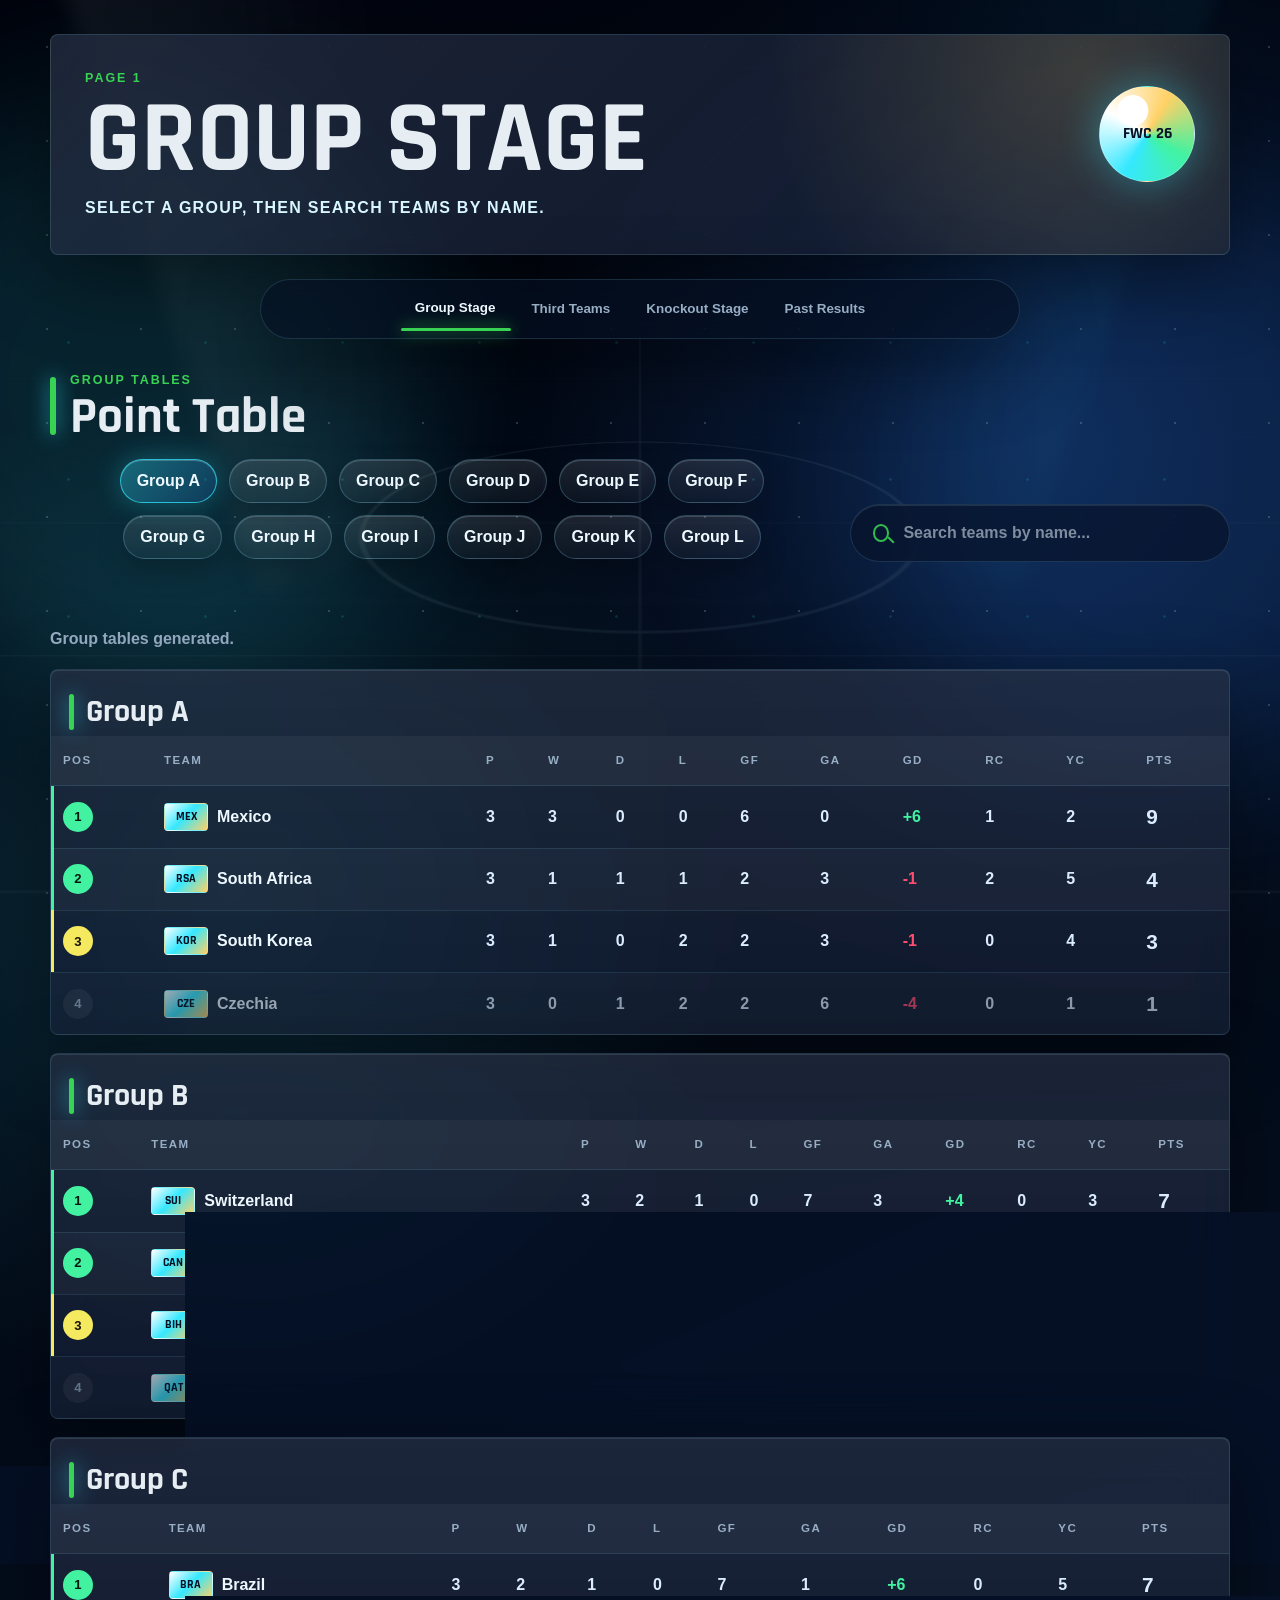
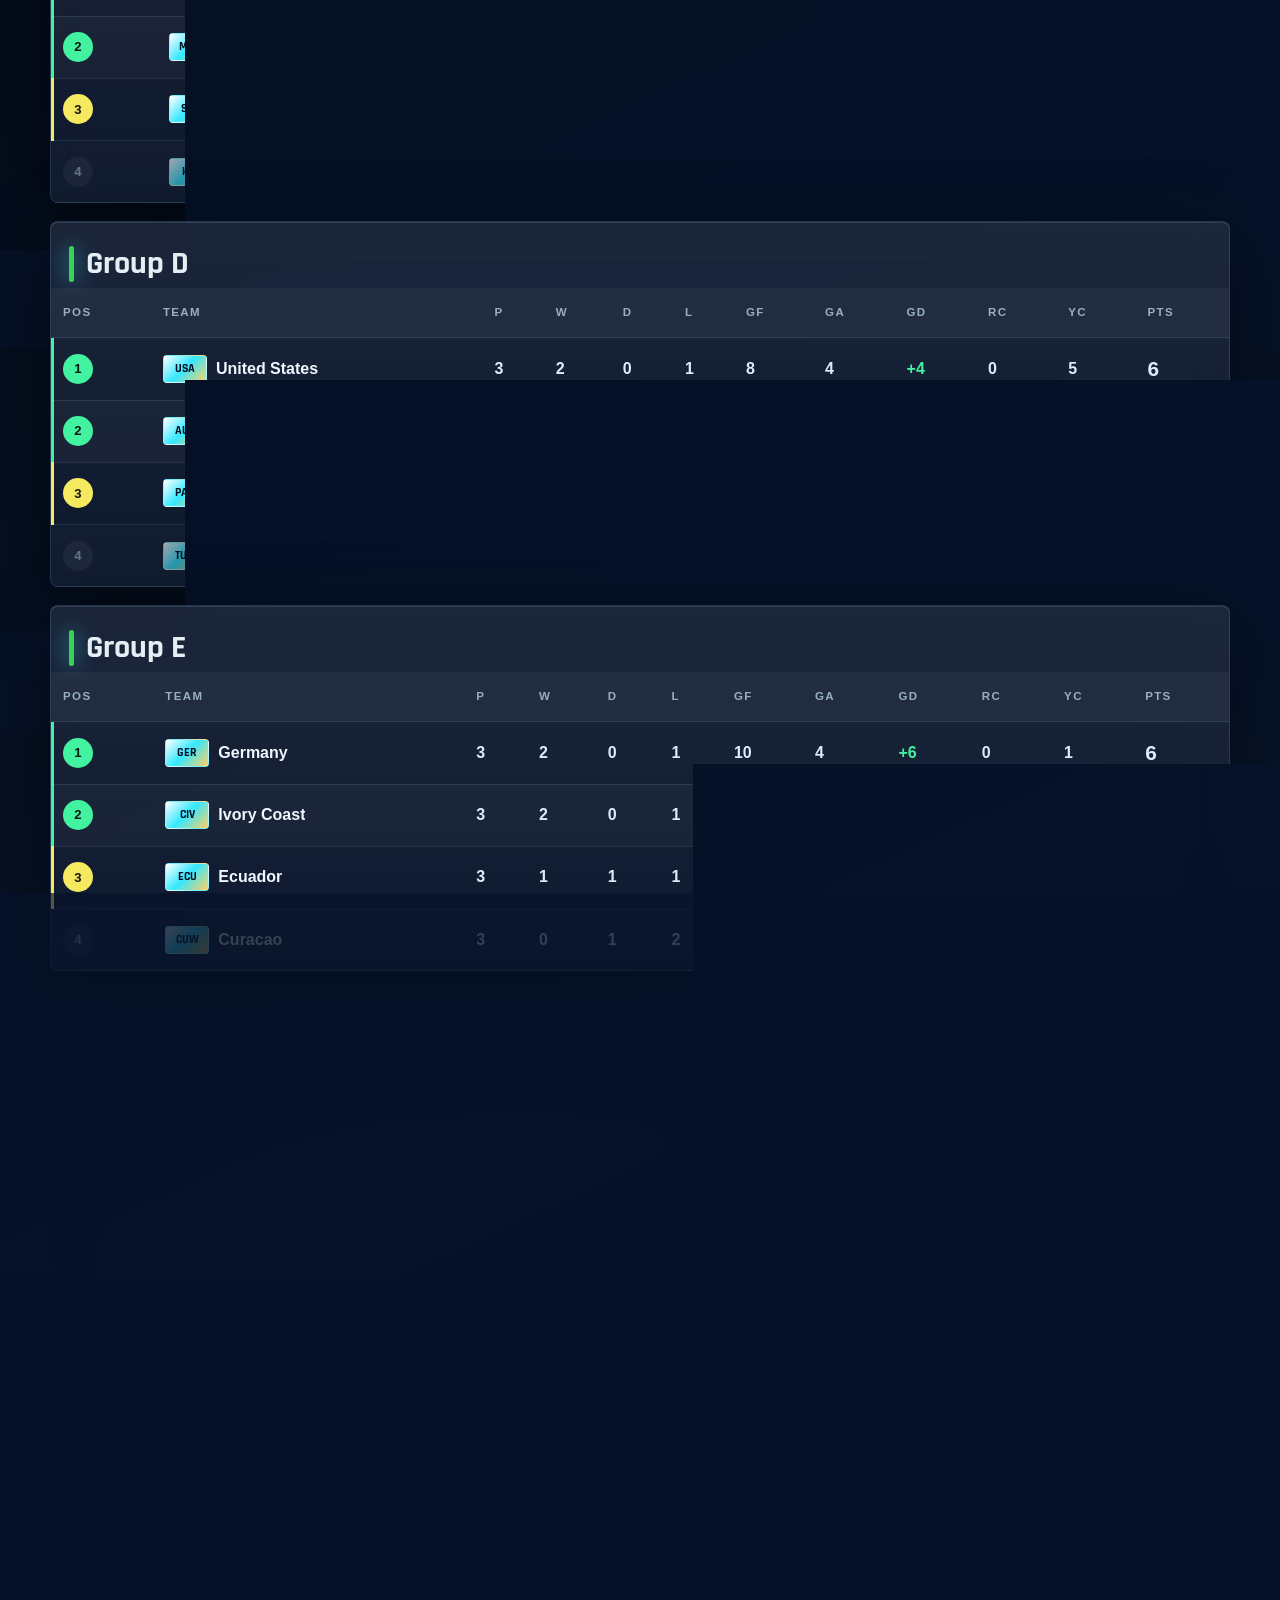
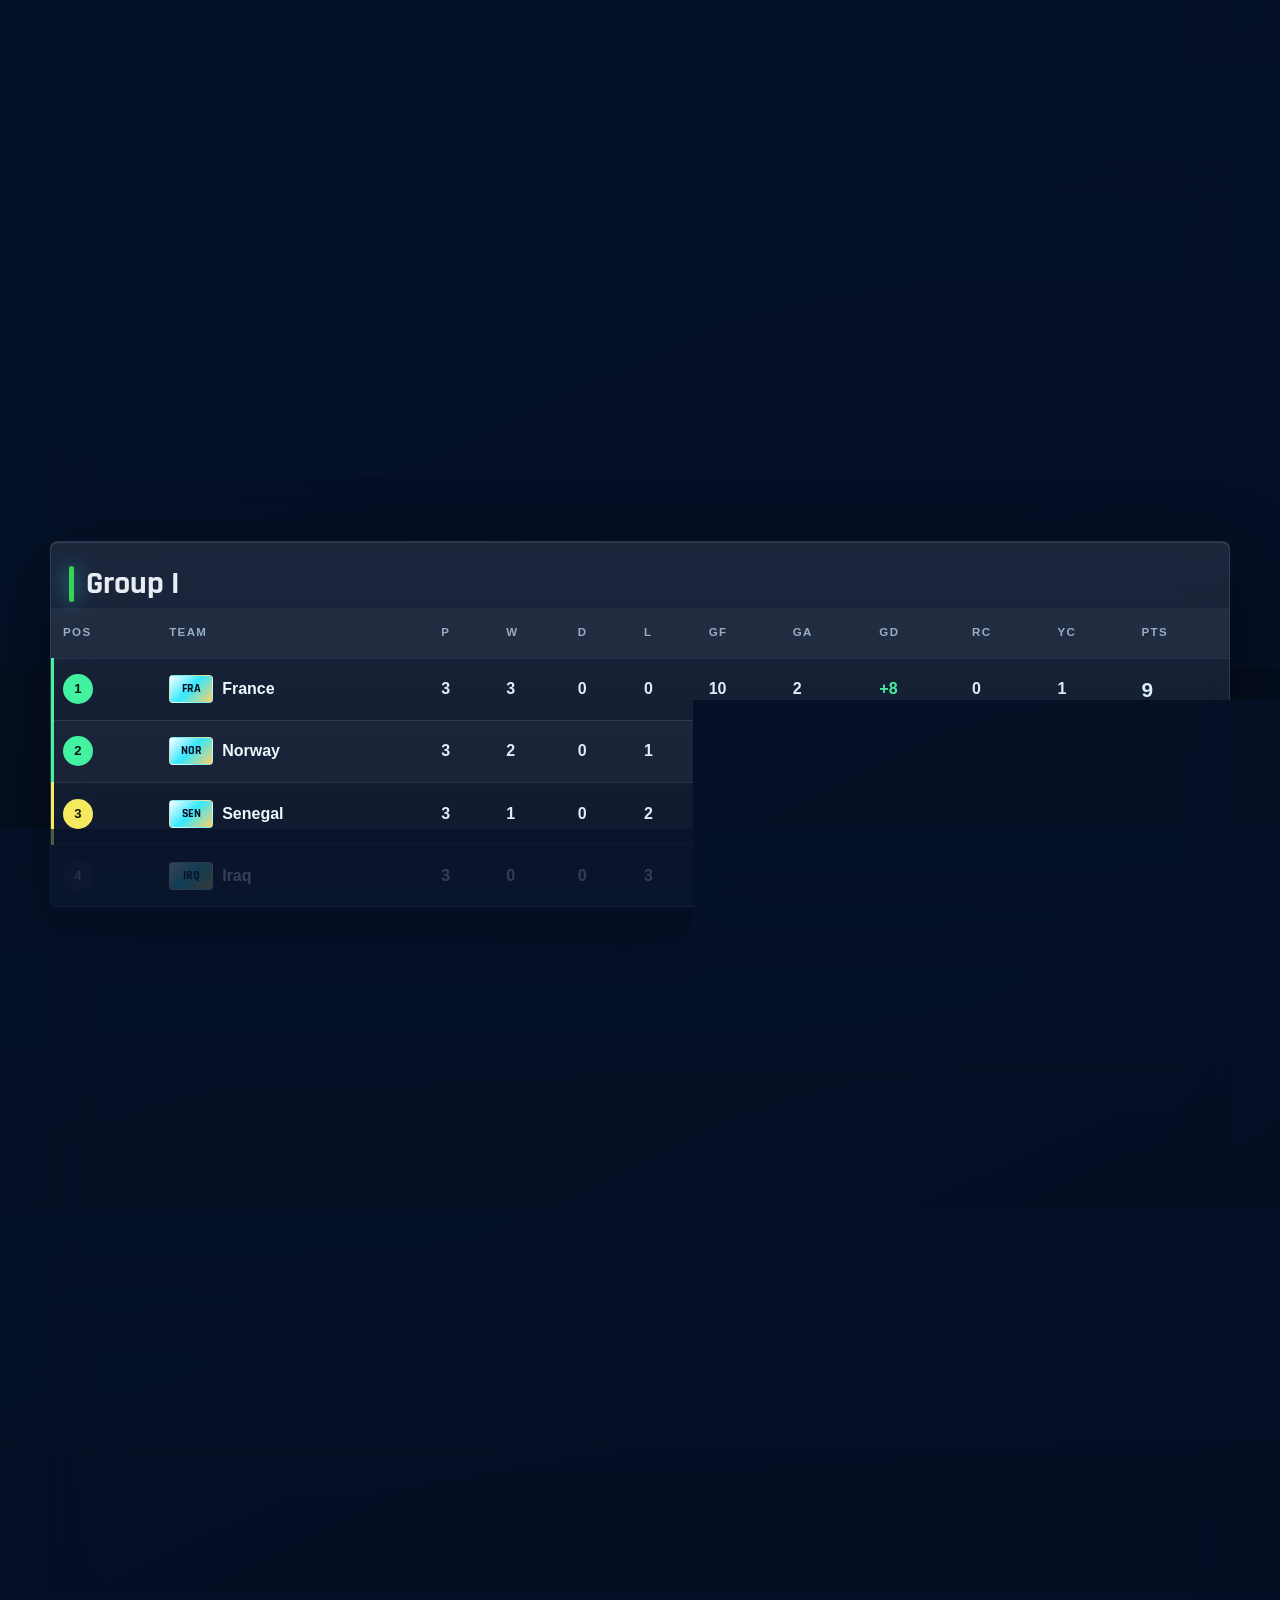
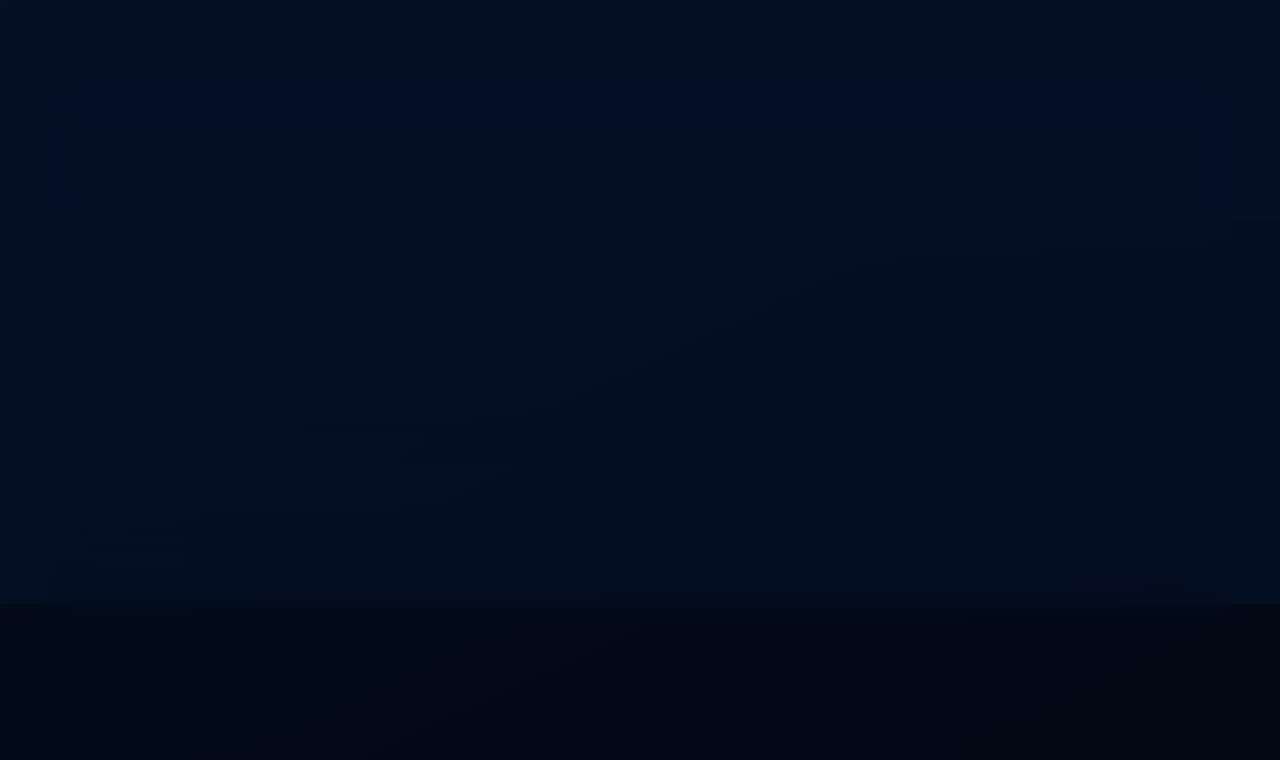
<file: index.html>
<!doctype html>
<html lang="en">
  <head>
    <meta charset="utf-8">
    <meta name="viewport" content="width=device-width, initial-scale=1">
    <meta name="theme-color" content="#020714">
    <title>Group Stage | FIFA World Cup 2026 Dashboard</title>
    <link rel="preconnect" href="https://fonts.googleapis.com">
    <link rel="preconnect" href="https://fonts.gstatic.com" crossorigin>
    <link href="https://fonts.googleapis.com/css2?family=Inter:wght@500;600;700;800;900&family=Rajdhani:wght@600;700&display=swap" rel="stylesheet">
    <link rel="stylesheet" href="./styles.css">
  </head>
  <body>
    <main id="fwc26-dashboard" class="fwc26-app app-shell" data-page="groups" data-matches-url="./data/matches.csv">
      <div class="ambient-layer" aria-hidden="true">
        <span class="glow glow-cyan"></span><span class="glow glow-blue"></span>
        <span class="stadium-beam beam-left"></span><span class="stadium-beam beam-right"></span>
        <span class="pitch-lines"></span><span class="particle-field"></span>
      </div>

      <header class="app-header">
        <div>
          <p class="hero-kicker">Page 1</p>
          <h1>GROUP STAGE</h1>
          <p class="hero-subtitle">Select a group, then search teams by name.</p>
        </div>
        <div class="tournament-mark">FWC 26</div>
      </header>

      <nav class="dashboard-nav page-nav" aria-label="Dashboard pages">
        <a class="nav-link active" href="./index.html">Group Stage</a>
        <a class="nav-link" href="./third-place.html">Third Teams</a>
        <a class="nav-link" href="./knockout.html">Knockout Stage</a>
        <a class="nav-link" href="./results.html">Past Results</a>
        <span class="nav-indicator" aria-hidden="true"></span>
      </nav>

      <section class="page-panel active">
        <div class="section-heading">
          <span class="accent-bar"></span>
          <div>
            <p class="section-kicker">Group Tables</p>
            <h2>Point Table</h2>
          </div>
        </div>

        <section class="control-strip group-control" aria-label="Group and team search">
          <div class="group-selector" id="group-filters" aria-label="Select group">
            <button class="group-pill active" type="button" data-target="A">Group A</button>
            <button class="group-pill" type="button" data-target="B">Group B</button>
            <button class="group-pill" type="button" data-target="C">Group C</button>
            <button class="group-pill" type="button" data-target="D">Group D</button>
            <button class="group-pill" type="button" data-target="E">Group E</button>
            <button class="group-pill" type="button" data-target="F">Group F</button>
            <button class="group-pill" type="button" data-target="G">Group G</button>
            <button class="group-pill" type="button" data-target="H">Group H</button>
            <button class="group-pill" type="button" data-target="I">Group I</button>
            <button class="group-pill" type="button" data-target="J">Group J</button>
            <button class="group-pill" type="button" data-target="K">Group K</button>
            <button class="group-pill" type="button" data-target="L">Group L</button>
          </div>
          <label class="search-box">
            <span class="search-icon" aria-hidden="true"></span>
            <input type="search" id="team-search" placeholder="Search teams by name..." autocomplete="off">
          </label>
        </section>

        <p class="prediction-status" id="data-status">Loading match CSV...</p>

        <div class="group-table-stack" id="tables-container">
          <article class="standings-card group-table active" id="table-A">
            <div class="table-title"><span class="accent-bar compact"></span><h3>Group A</h3></div>
            <table class="standings-table">
              <thead><tr><th>Pos</th><th>Team</th><th>P</th><th>W</th><th>D</th><th>L</th><th>GF</th><th>GA</th><th>GD</th><th>RC</th><th>YC</th><th>Pts</th></tr></thead>
              <tbody id="tbody-A"></tbody>
            </table>
          </article>
          <article class="standings-card group-table active" id="table-B">
            <div class="table-title"><span class="accent-bar compact"></span><h3>Group B</h3></div>
            <table class="standings-table">
              <thead><tr><th>Pos</th><th>Team</th><th>P</th><th>W</th><th>D</th><th>L</th><th>GF</th><th>GA</th><th>GD</th><th>RC</th><th>YC</th><th>Pts</th></tr></thead>
              <tbody id="tbody-B"></tbody>
            </table>
          </article>
          <article class="standings-card group-table active" id="table-C">
            <div class="table-title"><span class="accent-bar compact"></span><h3>Group C</h3></div>
            <table class="standings-table">
              <thead><tr><th>Pos</th><th>Team</th><th>P</th><th>W</th><th>D</th><th>L</th><th>GF</th><th>GA</th><th>GD</th><th>RC</th><th>YC</th><th>Pts</th></tr></thead>
              <tbody id="tbody-C"></tbody>
            </table>
          </article>
          <article class="standings-card group-table active" id="table-D">
            <div class="table-title"><span class="accent-bar compact"></span><h3>Group D</h3></div>
            <table class="standings-table">
              <thead><tr><th>Pos</th><th>Team</th><th>P</th><th>W</th><th>D</th><th>L</th><th>GF</th><th>GA</th><th>GD</th><th>RC</th><th>YC</th><th>Pts</th></tr></thead>
              <tbody id="tbody-D"></tbody>
            </table>
          </article>
          <article class="standings-card group-table active" id="table-E">
            <div class="table-title"><span class="accent-bar compact"></span><h3>Group E</h3></div>
            <table class="standings-table">
              <thead><tr><th>Pos</th><th>Team</th><th>P</th><th>W</th><th>D</th><th>L</th><th>GF</th><th>GA</th><th>GD</th><th>RC</th><th>YC</th><th>Pts</th></tr></thead>
              <tbody id="tbody-E"></tbody>
            </table>
          </article>
          <article class="standings-card group-table active" id="table-F">
            <div class="table-title"><span class="accent-bar compact"></span><h3>Group F</h3></div>
            <table class="standings-table">
              <thead><tr><th>Pos</th><th>Team</th><th>P</th><th>W</th><th>D</th><th>L</th><th>GF</th><th>GA</th><th>GD</th><th>RC</th><th>YC</th><th>Pts</th></tr></thead>
              <tbody id="tbody-F"></tbody>
            </table>
          </article>
          <article class="standings-card group-table active" id="table-G">
            <div class="table-title"><span class="accent-bar compact"></span><h3>Group G</h3></div>
            <table class="standings-table">
              <thead><tr><th>Pos</th><th>Team</th><th>P</th><th>W</th><th>D</th><th>L</th><th>GF</th><th>GA</th><th>GD</th><th>RC</th><th>YC</th><th>Pts</th></tr></thead>
              <tbody id="tbody-G"></tbody>
            </table>
          </article>
          <article class="standings-card group-table active" id="table-H">
            <div class="table-title"><span class="accent-bar compact"></span><h3>Group H</h3></div>
            <table class="standings-table">
              <thead><tr><th>Pos</th><th>Team</th><th>P</th><th>W</th><th>D</th><th>L</th><th>GF</th><th>GA</th><th>GD</th><th>RC</th><th>YC</th><th>Pts</th></tr></thead>
              <tbody id="tbody-H"></tbody>
            </table>
          </article>
          <article class="standings-card group-table active" id="table-I">
            <div class="table-title"><span class="accent-bar compact"></span><h3>Group I</h3></div>
            <table class="standings-table">
              <thead><tr><th>Pos</th><th>Team</th><th>P</th><th>W</th><th>D</th><th>L</th><th>GF</th><th>GA</th><th>GD</th><th>RC</th><th>YC</th><th>Pts</th></tr></thead>
              <tbody id="tbody-I"></tbody>
            </table>
          </article>
          <article class="standings-card group-table active" id="table-J">
            <div class="table-title"><span class="accent-bar compact"></span><h3>Group J</h3></div>
            <table class="standings-table">
              <thead><tr><th>Pos</th><th>Team</th><th>P</th><th>W</th><th>D</th><th>L</th><th>GF</th><th>GA</th><th>GD</th><th>RC</th><th>YC</th><th>Pts</th></tr></thead>
              <tbody id="tbody-J"></tbody>
            </table>
          </article>
          <article class="standings-card group-table active" id="table-K">
            <div class="table-title"><span class="accent-bar compact"></span><h3>Group K</h3></div>
            <table class="standings-table">
              <thead><tr><th>Pos</th><th>Team</th><th>P</th><th>W</th><th>D</th><th>L</th><th>GF</th><th>GA</th><th>GD</th><th>RC</th><th>YC</th><th>Pts</th></tr></thead>
              <tbody id="tbody-K"></tbody>
            </table>
          </article>
          <article class="standings-card group-table active" id="table-L">
            <div class="table-title"><span class="accent-bar compact"></span><h3>Group L</h3></div>
            <table class="standings-table">
              <thead><tr><th>Pos</th><th>Team</th><th>P</th><th>W</th><th>D</th><th>L</th><th>GF</th><th>GA</th><th>GD</th><th>RC</th><th>YC</th><th>Pts</th></tr></thead>
              <tbody id="tbody-L"></tbody>
            </table>
          </article>





          </div>
      </section>

      <footer class="page-panel active" aria-label="Credit and copyright">
        <article class="scenario-card">
          <h2>By Farhan Shariar Arnob</h2>
          <p class="match-details">© 2026 Farhan Shariar. All rights reserved.</p>
        </article>
      </footer>
    </main>

    <template id="team-row-template">
      <tr class="team-row">
        <td><span class="rank-badge" data-col="rank"></span></td>
        <td>
          <span class="team-identity">
            <span class="team-flag" data-col="code"></span>
            <span class="team-name" data-col="name"></span>
          </span>
        </td>
        <td data-col="played"></td>
        <td data-col="wins"></td>
        <td data-col="draws"></td>
        <td data-col="losses"></td>
        <td data-col="gf"></td>
        <td data-col="ga"></td>
        <td class="goal-diff" data-col="gd"></td>
        <td data-col="rc"></td>
        <td data-col="yc"></td>
        <td class="points" data-col="pts"></td>
      </tr>
    </template>

    <script src="./fwc26-dashboard.js" defer></script>
  </body>
</html>
</file>
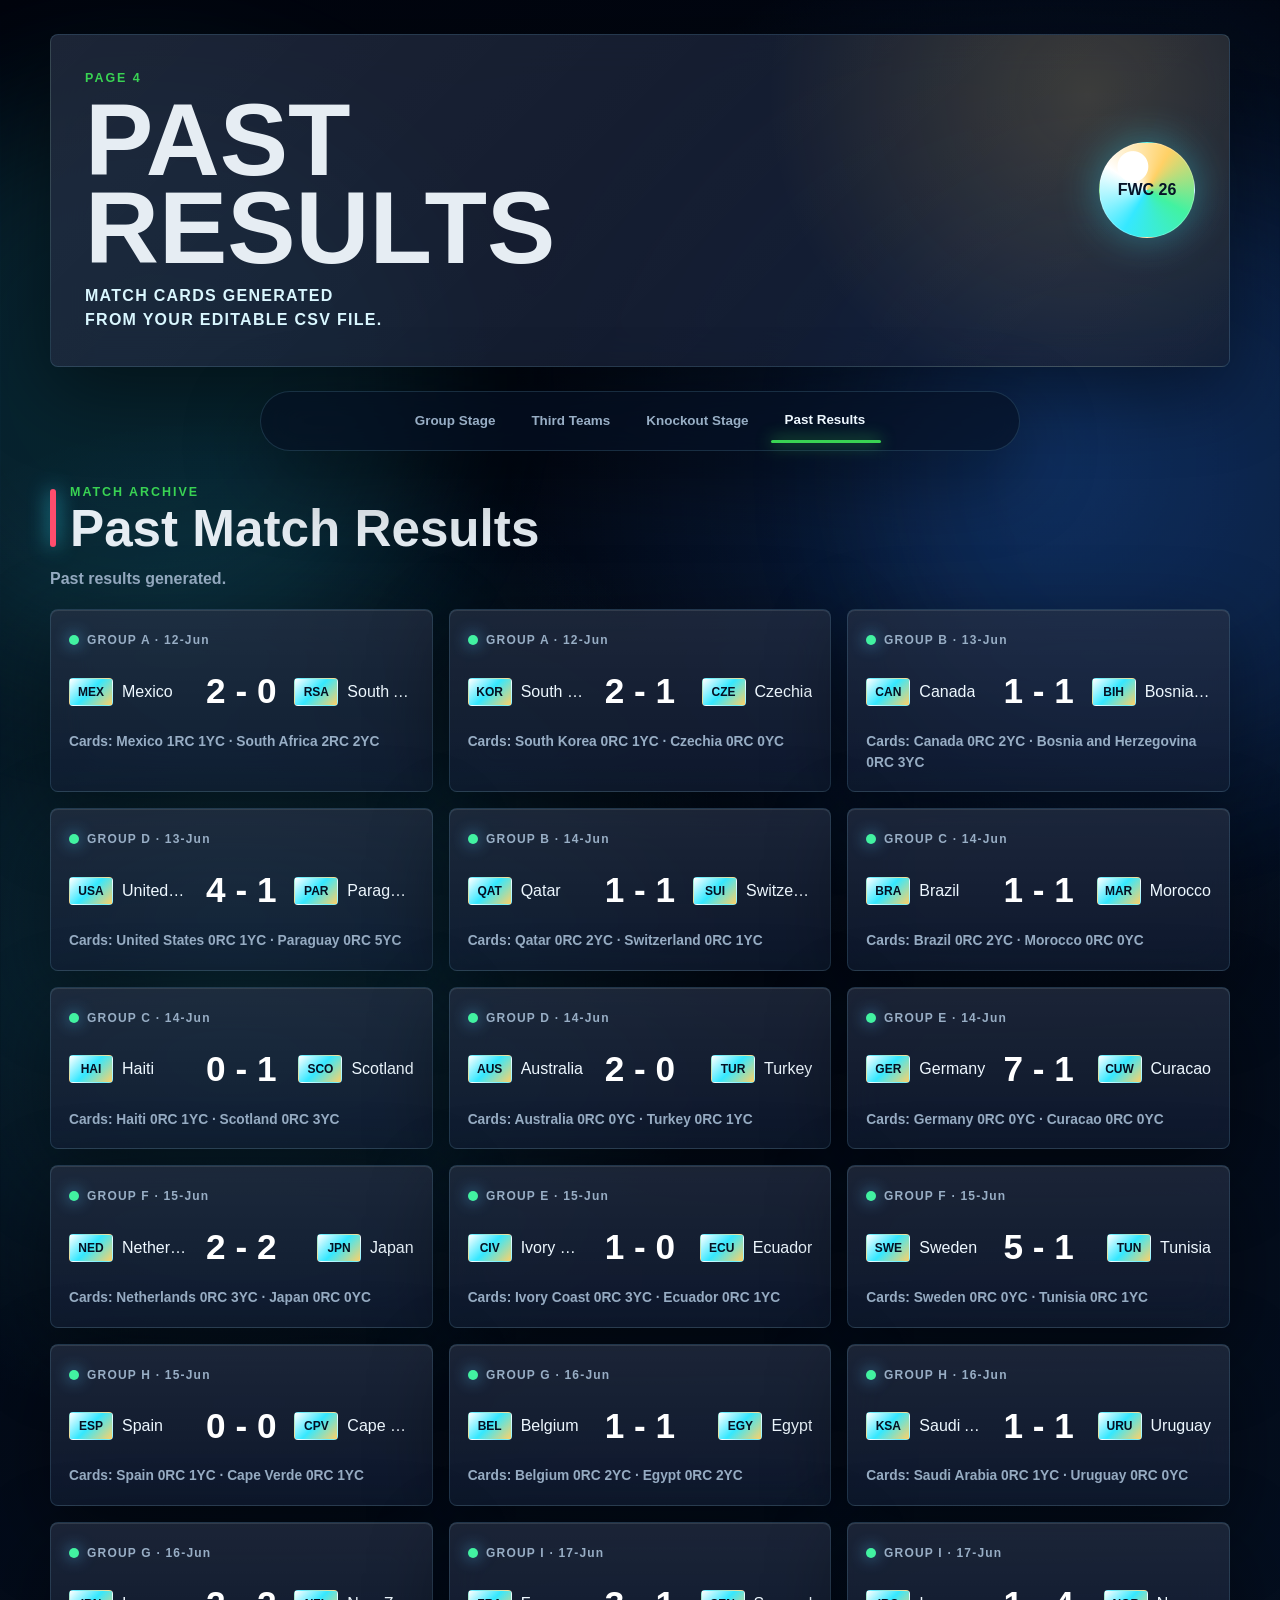
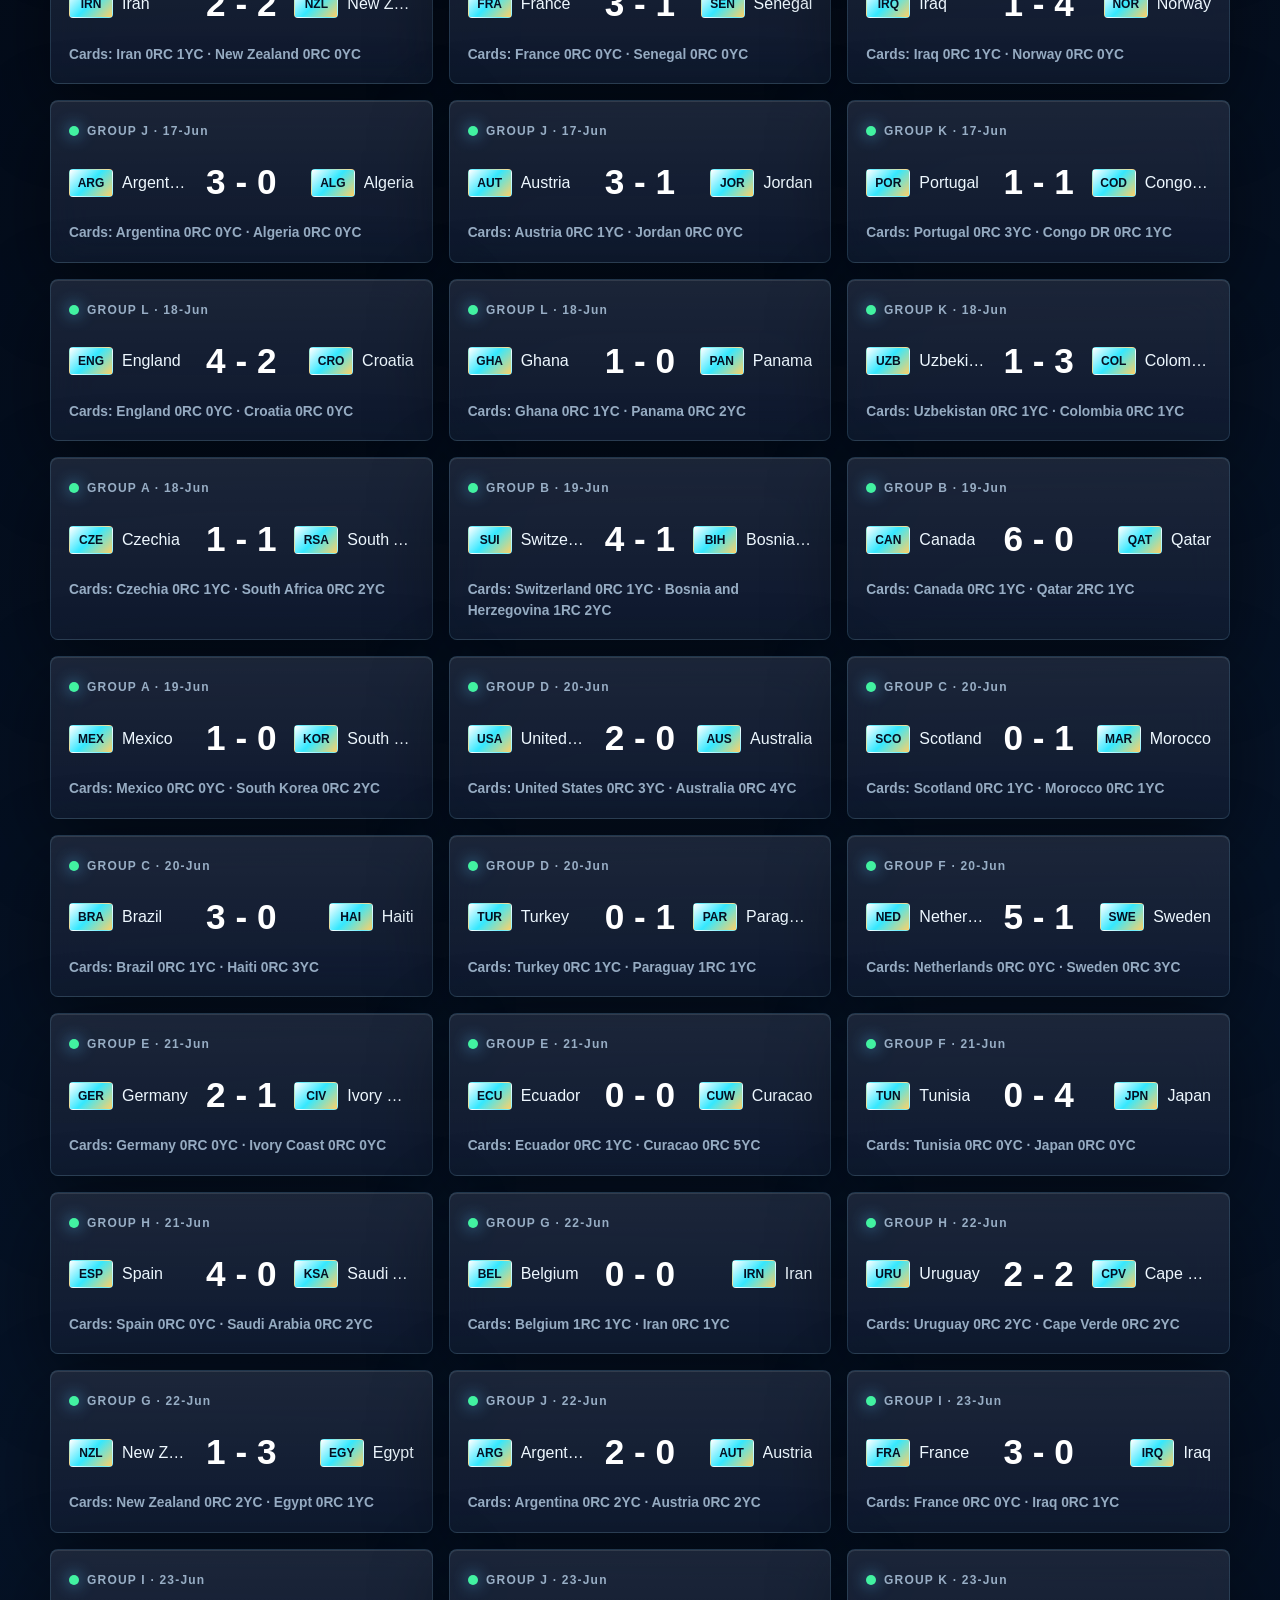
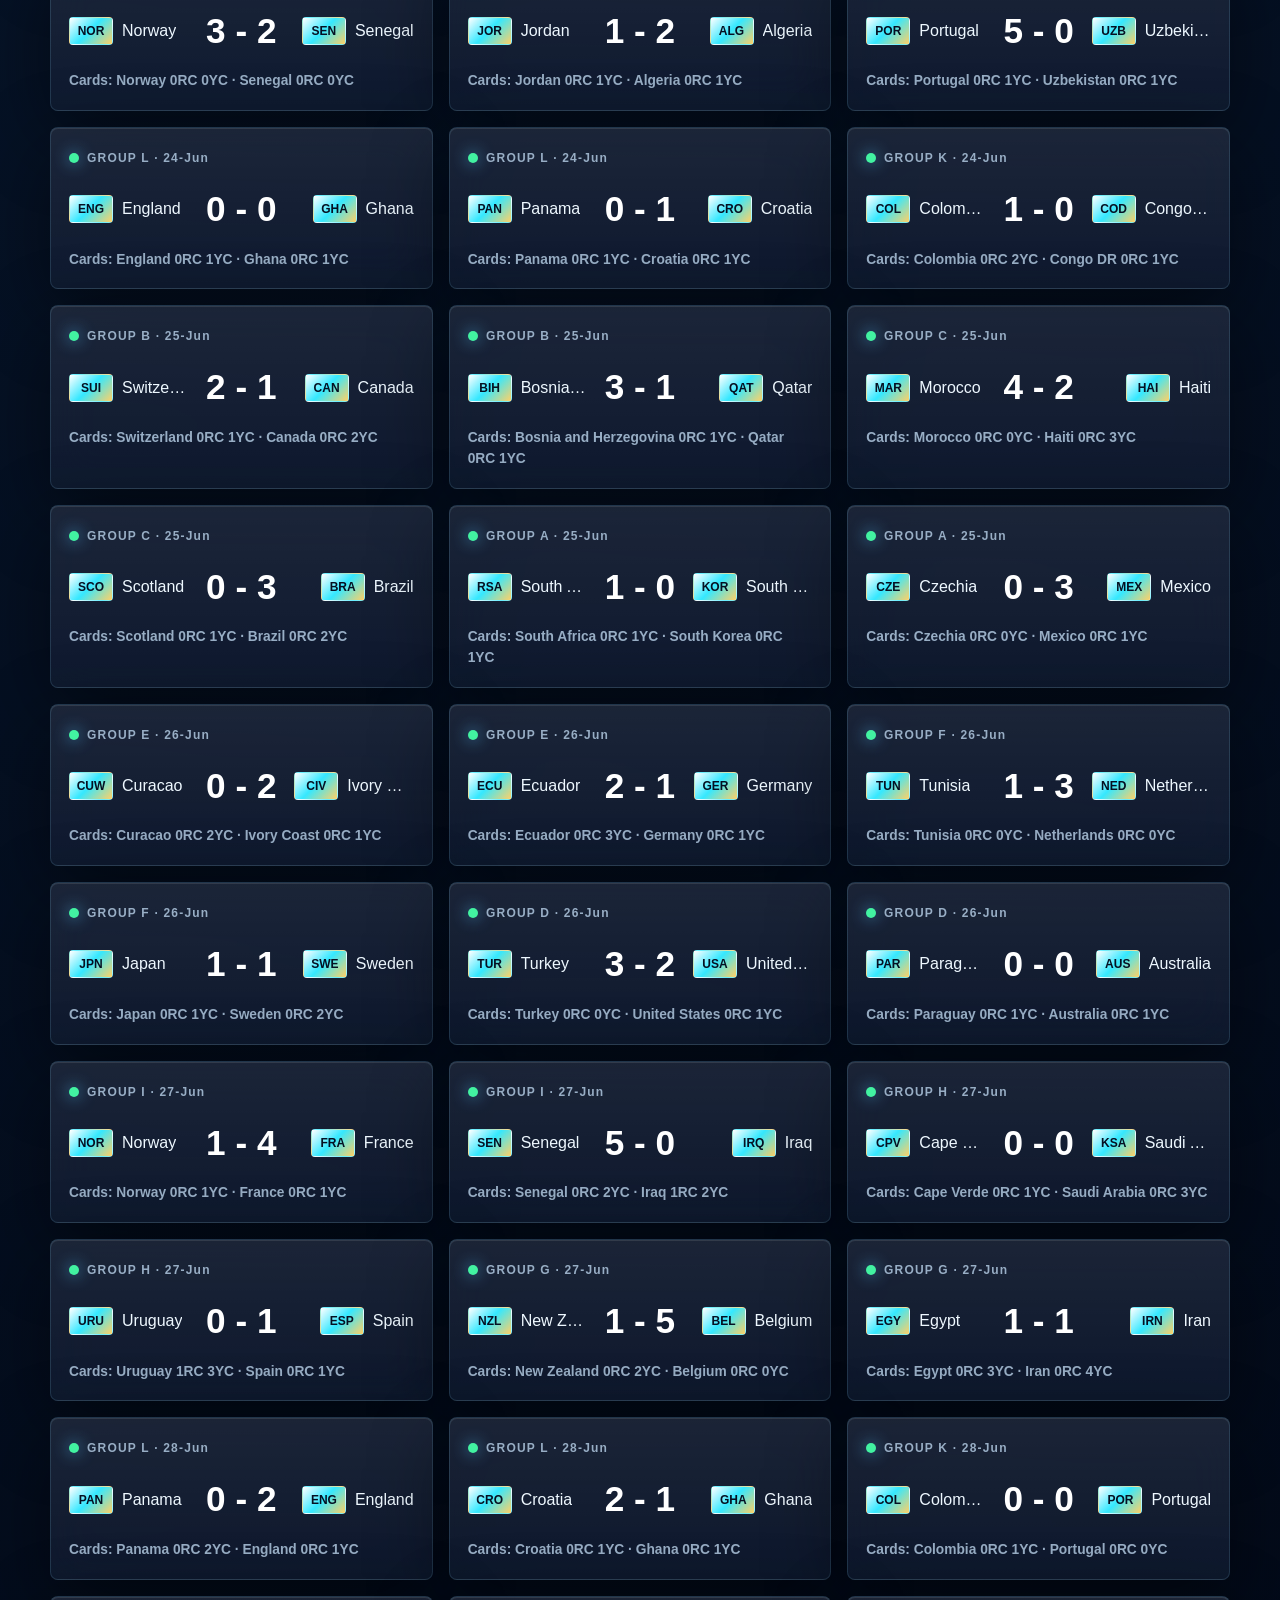
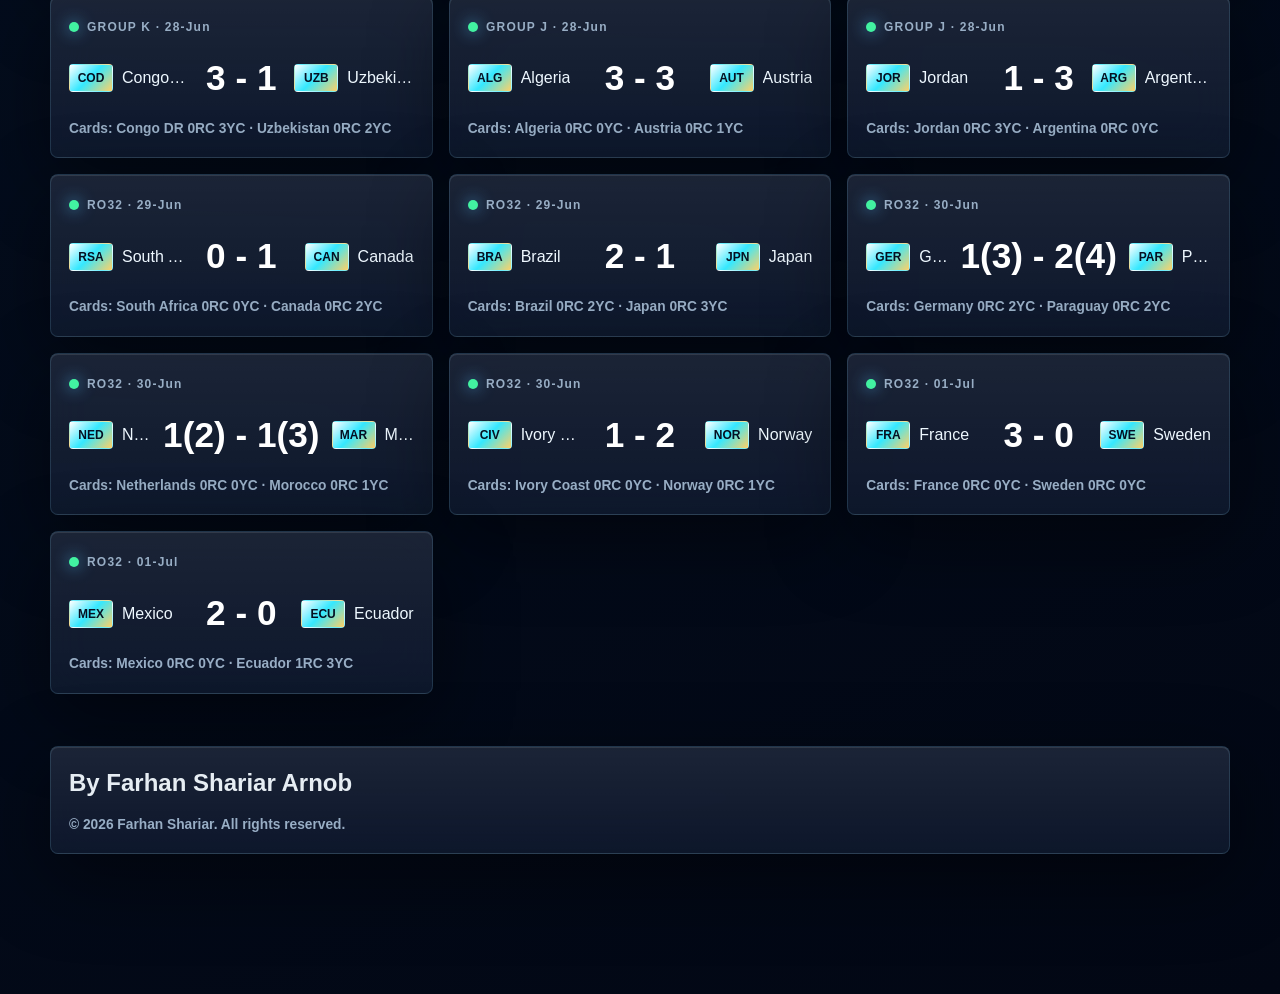
<file: results.html>
<!doctype html>
<html lang="en">
  <head>
    <meta charset="utf-8">
    <meta name="viewport" content="width=device-width, initial-scale=1">
    <title>Past Results | FIFA World Cup 2026 Dashboard</title>
    <link rel="stylesheet" href="./styles.css">
  </head>
  <body>
    <main id="fwc26-dashboard" class="fwc26-app app-shell" data-page="results" data-matches-url="./data/matches.csv">
      <div class="ambient-layer" aria-hidden="true"><span class="glow glow-cyan"></span><span class="glow glow-blue"></span></div>

      <header class="app-header">
        <div>
          <p class="hero-kicker">Page 4</p>
          <h1>PAST RESULTS</h1>
          <p class="hero-subtitle">Match cards generated from your editable CSV file.</p>
        </div>
        <div class="tournament-mark">FWC 26</div>
      </header>

      <nav class="dashboard-nav page-nav">
        <a class="nav-link" href="./index.html">Group Stage</a>
        <a class="nav-link" href="./third-place.html">Third Teams</a>
        <a class="nav-link" href="./knockout.html">Knockout Stage</a>
        <a class="nav-link active" href="./results.html">Past Results</a>
        <span class="nav-indicator" aria-hidden="true"></span>
      </nav>

      <section class="page-panel active">
        <div class="section-heading">
          <span class="accent-bar red"></span>
          <div>
            <p class="section-kicker">Match Archive</p>
            <h2>Past Match Results</h2>
          </div>
        </div>
        <p class="prediction-status" id="data-status">Loading match CSV...</p>
        <div class="match-grid" id="results-grid"></div>
      </section>

      <footer class="page-panel active" aria-label="Credit and copyright">
        <article class="scenario-card">
          <h2>By Farhan Shariar Arnob</h2>
          <p class="match-details">© 2026 Farhan Shariar. All rights reserved.</p>
        </article>
      </footer>
    </main>

    <template id="match-card-template">
      <article class="match-card finished">
        <div class="match-status"><span class="status-dot"></span><span data-col="meta"></span></div>
        <div class="match-teams">
          <span class="team-identity"><span class="team-flag" data-col="team1-code"></span><span class="team-name" data-col="team1-name"></span></span>
          <strong class="score" data-col="score"></strong>
          <span class="team-identity"><span class="team-flag" data-col="team2-code"></span><span class="team-name" data-col="team2-name"></span></span>
        </div>
        <p class="match-details" data-col="details"></p>
      </article>
    </template>
    <script src="./fwc26-dashboard.js" defer></script>
  </body>
</html>
</file>
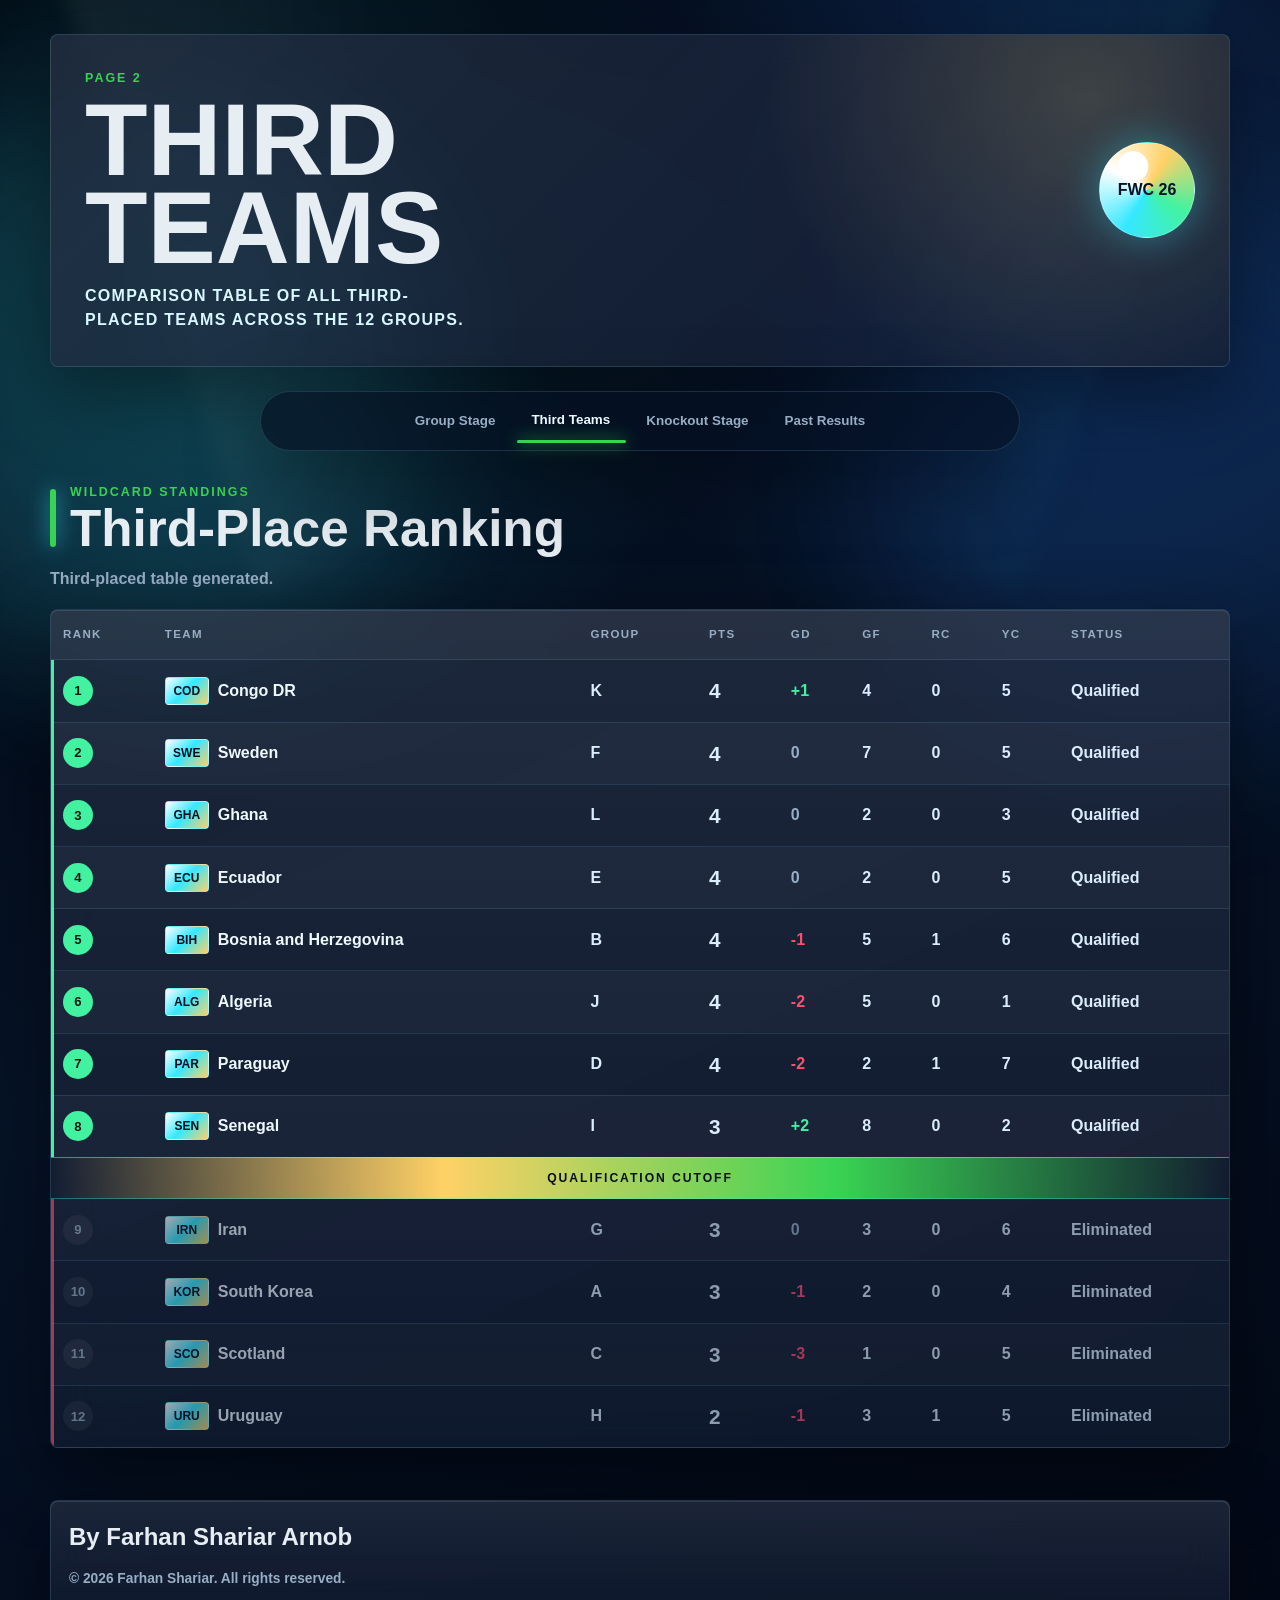
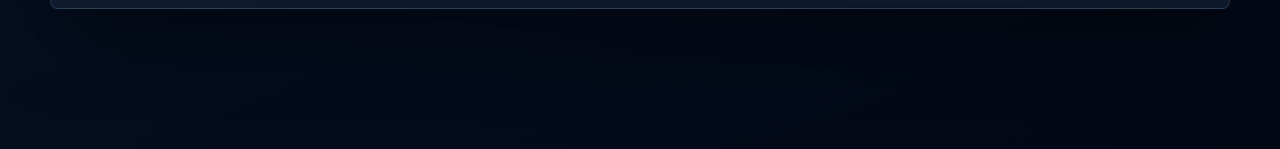
<file: third-place.html>
<!doctype html>
<html lang="en">
  <head>
    <meta charset="utf-8">
    <meta name="viewport" content="width=device-width, initial-scale=1">
    <meta name="theme-color" content="#020714">
    <title>Third-Placed Teams | FIFA World Cup 2026 Dashboard</title>
    <link rel="stylesheet" href="./styles.css">
  </head>
  <body>
    <main id="fwc26-dashboard" class="fwc26-app app-shell" data-page="third" data-matches-url="./data/matches.csv">
      <div class="ambient-layer" aria-hidden="true"><span class="glow glow-cyan"></span><span class="glow glow-blue"></span><span class="stadium-beam beam-left"></span><span class="stadium-beam beam-right"></span></div>

      <header class="app-header">
        <div>
          <p class="hero-kicker">Page 2</p>
          <h1>THIRD TEAMS</h1>
          <p class="hero-subtitle">Comparison table of all third-placed teams across the 12 groups.</p>
        </div>
        <div class="tournament-mark">FWC 26</div>
      </header>

      <nav class="dashboard-nav page-nav">
        <a class="nav-link" href="./index.html">Group Stage</a>
        <a class="nav-link active" href="./third-place.html">Third Teams</a>
        <a class="nav-link" href="./knockout.html">Knockout Stage</a>
        <a class="nav-link" href="./results.html">Past Results</a>
        <span class="nav-indicator" aria-hidden="true"></span>
      </nav>

      <section class="page-panel active">
        <div class="section-heading">
          <span class="accent-bar yellow"></span>
          <div>
            <p class="section-kicker">Wildcard Standings</p>
            <h2>Third-Place Ranking</h2>
          </div>
        </div>

        <p class="prediction-status" id="data-status">Loading match CSV...</p>

        <article class="standings-card entry-card" id="third-table-container">
          <table class="standings-table third-ranking-table">
            <thead>
              <tr><th>Rank</th><th>Team</th><th>Group</th><th>Pts</th><th>GD</th><th>GF</th><th>RC</th><th>YC</th><th>Status</th></tr>
            </thead>
            <tbody id="third-tbody"></tbody>
          </table>
        </article>
      </section>

      <footer class="page-panel active" aria-label="Credit and copyright">
        <article class="scenario-card">
          <h2>By Farhan Shariar Arnob</h2>
          <p class="match-details">© 2026 Farhan Shariar. All rights reserved.</p>
        </article>
      </footer>
    </main>

    <template id="third-row-template">
      <tr class="team-row">
        <td><span class="rank-badge" data-col="rank"></span></td>
        <td><span class="team-identity"><span class="team-flag" data-col="code"></span><span class="team-name" data-col="name"></span></span></td>
        <td data-col="group"></td><td class="points" data-col="pts"></td><td class="goal-diff" data-col="gd"></td>
        <td data-col="gf"></td><td data-col="rc"></td><td data-col="yc"></td><td data-col="status"></td>
      </tr>
    </template>
    <script src="./fwc26-dashboard.js" defer></script>
  </body>
</html>
</file>
<file: styles.css>
:root {
  color-scheme: dark;
  --bg: #020714;
  --panel: rgba(7, 19, 42, 0.68);
  --panel-strong: rgba(8, 25, 53, 0.86);
  --panel-soft: rgba(255, 255, 255, 0.055);
  --line: rgba(138, 222, 255, 0.22);
  --line-strong: rgba(95, 231, 255, 0.48);
  --text: #eef8ff;
  --muted: #98aec5;
  --cyan: #35e8ff;
  --blue: #2d82ff;
  --green: #42f2a1;
  --gold: #ffd166;
  --yellow: #f5e960;
  --red: #ff4d6d;
  --shadow: 0 24px 80px rgba(0, 0, 0, 0.45);
  --glass-blur: 22px;
  --radius: 8px;
  --max: 1180px;
}

* {
  box-sizing: border-box;
}

html {
  scroll-behavior: smooth;
  background: var(--bg);
}

body {
  min-width: 320px;
  margin: 0;
  overflow-x: hidden;
  color: var(--text);
  font-family: Inter, system-ui, -apple-system, BlinkMacSystemFont, "Segoe UI", sans-serif;
  background:
    radial-gradient(circle at 18% 16%, rgba(53, 232, 255, 0.18), transparent 32rem),
    radial-gradient(circle at 82% 8%, rgba(45, 130, 255, 0.22), transparent 34rem),
    linear-gradient(155deg, #01040d 0%, #061327 48%, #020714 100%);
}

body::before {
  position: fixed;
  inset: 0;
  z-index: -4;
  content: "";
  background:
    linear-gradient(rgba(255, 255, 255, 0.026) 1px, transparent 1px),
    linear-gradient(90deg, rgba(255, 255, 255, 0.02) 1px, transparent 1px);
  background-size: 82px 82px;
  mask-image: radial-gradient(circle at center, black 0%, transparent 78%);
}

button,
input {
  font: inherit;
}

button {
  cursor: pointer;
}

a {
  color: inherit;
  text-decoration: none;
}

.fwc26-app {
  position: relative;
  isolation: isolate;
  min-height: 100vh;
  padding-bottom: 88px;
}

.ambient-layer {
  position: fixed;
  inset: 0;
  z-index: -3;
  pointer-events: none;
  overflow: hidden;
}

.glow,
.stadium-beam,
.pitch-lines,
.particle-field {
  position: absolute;
  display: block;
}

.glow {
  width: 46vw;
  height: 46vw;
  border-radius: 50%;
  filter: blur(72px);
  opacity: 0.4;
  animation: driftGlow 16s ease-in-out infinite alternate;
}

.glow-cyan {
  left: -12vw;
  top: 10vh;
  background: rgba(53, 232, 255, 0.32);
}

.glow-blue {
  right: -14vw;
  top: 20vh;
  background: rgba(45, 130, 255, 0.3);
  animation-delay: -4s;
}

.stadium-beam {
  top: -18vh;
  width: 36vw;
  height: 80vh;
  opacity: 0.22;
  filter: blur(10px);
  transform-origin: top;
  animation: beamSweep 10s ease-in-out infinite alternate;
}

.beam-left {
  left: 2vw;
  background: linear-gradient(105deg, rgba(255, 255, 255, 0.28), transparent 58%);
  transform: rotate(-18deg);
}

.beam-right {
  right: 2vw;
  background: linear-gradient(255deg, rgba(53, 232, 255, 0.24), transparent 58%);
  transform: rotate(18deg);
  animation-delay: -3s;
}

.pitch-lines {
  inset: 0;
  opacity: 0.08;
  background:
    radial-gradient(ellipse at center, transparent 0 12rem, rgba(196, 248, 255, 0.8) 12.08rem 12.2rem, transparent 12.3rem),
    linear-gradient(90deg, transparent 0 49.9%, rgba(196, 248, 255, 0.8) 50%, transparent 50.1%),
    linear-gradient(rgba(196, 248, 255, 0.5) 1px, transparent 1px);
  background-size: 100% 100%, 100% 100%, 100% 9.5rem;
  transform: perspective(900px) rotateX(66deg) translateY(16vh) scale(1.2);
}

.particle-field {
  inset: 0;
  background-image:
    radial-gradient(circle, rgba(255, 255, 255, 0.52) 0 1px, transparent 1.4px),
    radial-gradient(circle, rgba(53, 232, 255, 0.42) 0 1px, transparent 1.6px);
  background-size: 94px 94px, 137px 137px;
  animation: particleFloat 28s linear infinite;
  opacity: 0.34;
}

.hero-section {
  position: relative;
  display: grid;
  min-height: 92vh;
  place-items: center;
  padding: 128px 20px 90px;
  overflow: hidden;
}

.hero-section::before {
  position: absolute;
  right: 10%;
  bottom: 8%;
  left: 10%;
  height: 22%;
  content: "";
  border: 1px solid rgba(53, 232, 255, 0.18);
  border-bottom: 0;
  border-radius: 50% 50% 0 0;
  background:
    linear-gradient(90deg, transparent 0 6%, rgba(255, 255, 255, 0.12) 6% 7%, transparent 7% 13%),
    linear-gradient(180deg, rgba(53, 232, 255, 0.12), transparent);
  box-shadow: 0 -32px 90px rgba(53, 232, 255, 0.11);
  opacity: 0.78;
}

.hero-stadium {
  position: absolute;
  right: 0;
  bottom: 0;
  left: 0;
  height: 38%;
  background:
    radial-gradient(ellipse at center bottom, rgba(53, 232, 255, 0.2), transparent 54%),
    linear-gradient(180deg, transparent 0%, rgba(0, 0, 0, 0.54) 74%);
}

.hero-stadium::before,
.hero-stadium::after {
  position: absolute;
  top: 12%;
  width: 26%;
  height: 20%;
  content: "";
  border-radius: 50%;
  background: radial-gradient(circle, rgba(255, 255, 255, 0.64), rgba(53, 232, 255, 0.18) 28%, transparent 68%);
  filter: blur(2px);
  animation: floodlight 7s ease-in-out infinite alternate;
}

.hero-stadium::before {
  left: 8%;
}

.hero-stadium::after {
  right: 8%;
  animation-delay: -2s;
}

.lens-flare {
  position: absolute;
  top: 24%;
  left: -32%;
  width: 28%;
  height: 2px;
  opacity: 0;
  background: linear-gradient(90deg, transparent, white, var(--cyan), transparent);
  box-shadow: 0 0 24px var(--cyan);
}

.lens-flare.sweep {
  animation: lensSweep 1.5s ease-out;
}

.hero-content {
  position: relative;
  z-index: 1;
  display: grid;
  justify-items: center;
  width: min(100%, 980px);
  text-align: center;
}

.tournament-mark {
  display: grid;
  width: 96px;
  height: 96px;
  margin-bottom: 20px;
  place-items: center;
  border: 1px solid rgba(255, 255, 255, 0.24);
  border-radius: 50%;
  color: #071327;
  font-family: Rajdhani, Inter, sans-serif;
  font-weight: 700;
  letter-spacing: 0;
  background:
    radial-gradient(circle at 35% 25%, #ffffff 0 16%, transparent 17%),
    conic-gradient(from 210deg, #35e8ff, #ffffff, #ffd166, #42f2a1, #35e8ff);
  box-shadow: 0 0 40px rgba(53, 232, 255, 0.4);
}

.hero-kicker,
.section-kicker {
  margin: 0;
  color: var(--cyan);
  font-size: 0.78rem;
  font-weight: 800;
  letter-spacing: 0.16em;
  text-transform: uppercase;
}

.hero-content h1 {
  max-width: 13ch;
  margin: 8px 0 10px;
  font-family: Rajdhani, Inter, sans-serif;
  font-size: clamp(4.25rem, 12vw, 9.8rem);
  line-height: 0.84;
  letter-spacing: 0;
  text-wrap: balance;
  text-shadow: 0 0 28px rgba(53, 232, 255, 0.28);
}

.hero-subtitle {
  margin: 0;
  color: #d9f7ff;
  font-size: clamp(1.1rem, 2.2vw, 1.7rem);
  font-weight: 900;
  letter-spacing: 0.2em;
  text-transform: uppercase;
}

.glow-underline {
  width: min(62vw, 520px);
  height: 3px;
  margin: 20px 0 30px;
  border-radius: 999px;
  background: linear-gradient(90deg, transparent, var(--cyan), var(--gold), transparent);
  box-shadow: 0 0 24px rgba(53, 232, 255, 0.72);
  animation: underlinePulse 2.4s ease-in-out infinite;
}

.hero-actions,
.filter-buttons,
.group-selector {
  display: flex;
  flex-wrap: wrap;
  justify-content: center;
  gap: 12px;
}

.control-button,
.group-pill,
.filter-button {
  display: inline-flex;
  min-height: 44px;
  align-items: center;
  justify-content: center;
  border: 1px solid rgba(138, 222, 255, 0.24);
  border-radius: 999px;
  color: var(--text);
  font-weight: 800;
  background: linear-gradient(180deg, rgba(255, 255, 255, 0.1), rgba(255, 255, 255, 0.035));
  box-shadow: inset 0 1px 0 rgba(255, 255, 255, 0.16), 0 12px 28px rgba(0, 0, 0, 0.22);
  transition: transform 180ms ease, border-color 180ms ease, box-shadow 180ms ease, background 180ms ease;
}

.control-button {
  padding: 0 22px;
}

.control-button.primary,
.group-pill.active,
.filter-button.active {
  border-color: rgba(53, 232, 255, 0.72);
  background: linear-gradient(135deg, rgba(53, 232, 255, 0.34), rgba(45, 130, 255, 0.18));
  box-shadow: 0 0 28px rgba(53, 232, 255, 0.28), inset 0 1px 0 rgba(255, 255, 255, 0.22);
}

.control-button:hover,
.group-pill:hover,
.filter-button:hover {
  transform: translateY(-2px) scale(1.02);
  border-color: rgba(53, 232, 255, 0.66);
  box-shadow: 0 0 32px rgba(53, 232, 255, 0.26), 0 18px 40px rgba(0, 0, 0, 0.3);
}

.dashboard-nav {
  position: sticky;
  top: 16px;
  z-index: 10;
  display: flex;
  width: min(calc(100% - 32px), 760px);
  min-height: 60px;
  margin: -42px auto 38px;
  align-items: center;
  justify-content: center;
  gap: 6px;
  padding: 8px;
  border: 1px solid var(--line);
  border-radius: 999px;
  background: rgba(5, 16, 34, 0.66);
  box-shadow: var(--shadow);
  backdrop-filter: blur(var(--glass-blur));
  transition: min-height 180ms ease, box-shadow 180ms ease;
}

.dashboard-nav.scrolled {
  min-height: 52px;
  box-shadow: 0 18px 56px rgba(0, 0, 0, 0.6), 0 0 22px rgba(53, 232, 255, 0.12);
}

.nav-link {
  position: relative;
  z-index: 1;
  display: grid;
  min-height: 38px;
  place-items: center;
  padding: 0 15px;
  border-radius: 999px;
  color: var(--muted);
  font-size: 0.84rem;
  font-weight: 800;
  transition: color 180ms ease, transform 180ms ease;
}

.nav-link:hover,
.nav-link.active {
  color: var(--text);
  transform: translateY(-1px);
}

.nav-indicator {
  position: absolute;
  bottom: 7px;
  left: var(--nav-x, 20px);
  width: var(--nav-w, 74px);
  height: 3px;
  border-radius: 999px;
  background: var(--cyan);
  box-shadow: 0 0 16px var(--cyan);
  transition: left 220ms ease, width 220ms ease;
}

.control-strip,
.group-selector,
.dashboard-section {
  width: min(calc(100% - 32px), var(--max));
  margin-inline: auto;
}

.control-strip {
  display: grid;
  grid-template-columns: minmax(280px, 1fr) auto;
  gap: 16px;
  align-items: center;
  margin-bottom: 18px;
}

.search-box {
  position: relative;
  display: flex;
  min-height: 58px;
  align-items: center;
  border: 1px solid var(--line);
  border-radius: 999px;
  background: rgba(7, 19, 42, 0.72);
  box-shadow: inset 0 1px 0 rgba(255, 255, 255, 0.1);
  backdrop-filter: blur(var(--glass-blur));
}

.search-box:focus-within {
  border-color: var(--cyan);
  box-shadow: 0 0 32px rgba(53, 232, 255, 0.22);
}

.search-icon {
  width: 18px;
  height: 18px;
  margin-left: 22px;
  border: 2px solid var(--cyan);
  border-radius: 50%;
  opacity: 0.88;
}

.search-icon::after {
  position: absolute;
  width: 8px;
  height: 2px;
  content: "";
  background: var(--cyan);
  transform: translate(12px, 13px) rotate(45deg);
}

.search-box input {
  width: 100%;
  border: 0;
  outline: 0;
  padding: 0 22px 0 14px;
  color: var(--text);
  background: transparent;
  font-weight: 800;
}

.search-box input::placeholder {
  color: rgba(238, 248, 255, 0.52);
}

.filter-button {
  padding: 0 16px;
}

.group-selector {
  margin-bottom: 48px;
}

.group-pill {
  min-width: 90px;
  padding: 0 16px;
}

.dashboard-section {
  position: relative;
  margin-bottom: 52px;
  scroll-margin-top: 100px;
}

.section-heading {
  display: flex;
  align-items: center;
  gap: 14px;
  margin-bottom: 18px;
}

.section-heading h2 {
  margin: 3px 0 0;
  font-family: Rajdhani, Inter, sans-serif;
  font-size: clamp(2rem, 4vw, 3.4rem);
  line-height: 0.95;
  letter-spacing: 0;
}

.accent-bar {
  width: 6px;
  height: 58px;
  border-radius: 999px;
  background: var(--cyan);
  box-shadow: 0 0 20px rgba(53, 232, 255, 0.76);
}

.accent-bar.compact {
  width: 5px;
  height: 36px;
}

.accent-bar.gold {
  background: linear-gradient(var(--gold), var(--cyan));
}

.accent-bar.red {
  background: var(--red);
}

.standings-card,
.third-place-board,
.scenario-card,
.match-card,
.stat-card,
.empty-state,
.skeleton-table,
.skeleton-card {
  border: 1px solid var(--line);
  border-radius: var(--radius);
  background: linear-gradient(180deg, rgba(255, 255, 255, 0.09), rgba(255, 255, 255, 0.035)), var(--panel);
  box-shadow: var(--shadow), inset 0 1px 0 rgba(255, 255, 255, 0.1);
  backdrop-filter: blur(var(--glass-blur));
}

.standings-card {
  overflow: hidden;
}

.table-title {
  display: flex;
  align-items: center;
  gap: 12px;
  padding: 18px 18px 0;
}

.table-title h3 {
  margin: 0;
  font-family: Rajdhani, Inter, sans-serif;
  font-size: 2rem;
  letter-spacing: 0;
}

.group-card-grid {
  display: grid;
  grid-template-columns: repeat(2, minmax(0, 1fr));
  gap: 18px;
  margin-top: 18px;
}

.mini-table .standings-table th,
.mini-table .standings-table td {
  padding-inline: 10px;
}

.standings-table {
  width: 100%;
  border-collapse: collapse;
}

.standings-table th {
  padding: 16px 12px;
  color: var(--muted);
  font-size: 0.72rem;
  font-weight: 900;
  letter-spacing: 0.12em;
  text-align: left;
  text-transform: uppercase;
  background: rgba(255, 255, 255, 0.045);
}

.standings-table td {
  padding: 15px 12px;
  border-top: 1px solid rgba(138, 222, 255, 0.12);
  color: #dcecff;
  font-weight: 800;
}

.team-row {
  transition: background 180ms ease, box-shadow 180ms ease, transform 180ms ease, opacity 180ms ease;
}

.team-row:nth-child(even) {
  background: rgba(255, 255, 255, 0.028);
}

.team-row:hover {
  background: rgba(53, 232, 255, 0.1);
  box-shadow: inset 3px 0 0 var(--cyan);
}

.team-row.rank-1 {
  box-shadow: inset 3px 0 0 var(--green);
}

.team-row.rank-2 {
  box-shadow: inset 3px 0 0 var(--green);
}

.team-row.rank-3 {
  box-shadow: inset 3px 0 0 var(--yellow);
}

.team-row.eliminated {
  opacity: 0.62;
}

.rank-badge {
  display: inline-grid;
  width: 30px;
  height: 30px;
  place-items: center;
  border-radius: 50%;
  font-size: 0.82rem;
  font-weight: 900;
}

.rank-badge.gold {
  color: #1d1600;
  background: var(--gold);
  box-shadow: 0 0 18px rgba(255, 209, 102, 0.64);
}

.rank-badge.green {
  color: #03180d;
  background: var(--green);
}

.rank-badge.yellow {
  color: #171500;
  background: var(--yellow);
}

.rank-badge.muted {
  color: var(--muted);
  background: rgba(255, 255, 255, 0.08);
}

.team-identity {
  display: inline-flex;
  min-width: 0;
  align-items: center;
  gap: 9px;
  vertical-align: middle;
}

.team-flag,
.team-logo {
  display: inline-grid;
  flex: 0 0 auto;
  place-items: center;
  font-family: Rajdhani, Inter, sans-serif;
  font-weight: 700;
  letter-spacing: 0;
}

.team-flag {
  width: 44px;
  height: 28px;
  border: 1px solid rgba(255, 255, 255, 0.24);
  border-radius: 4px;
  color: #051022;
  font-size: 0.75rem;
  background: linear-gradient(135deg, #ffffff, #35e8ff 48%, #ffd166);
}

.team-logo {
  width: 28px;
  height: 28px;
  border-radius: 50%;
  color: var(--cyan);
  font-size: 0.58rem;
  background: rgba(53, 232, 255, 0.1);
  box-shadow: inset 0 0 0 1px rgba(53, 232, 255, 0.32);
}

.team-name {
  overflow: hidden;
  max-width: 22ch;
  color: var(--text);
  text-overflow: ellipsis;
  white-space: nowrap;
}

.points {
  color: white;
  font-size: 1.3rem;
}

.goal-diff.positive {
  color: var(--green);
}

.goal-diff.negative {
  color: var(--red);
}

.goal-diff.neutral {
  color: var(--muted);
}

.form-strip {
  display: inline-flex;
  gap: 5px;
}

.form-badge {
  display: inline-grid;
  width: 24px;
  height: 24px;
  place-items: center;
  border-radius: 6px;
  color: var(--muted);
  font-size: 0.74rem;
  font-weight: 900;
  background: rgba(255, 255, 255, 0.08);
}

.form-badge.w {
  color: #03180d;
  background: var(--green);
  box-shadow: 0 0 14px rgba(66, 242, 161, 0.42);
}

.form-badge.d {
  color: #e8eff8;
  background: rgba(255, 255, 255, 0.22);
}

.form-badge.l {
  color: white;
  background: var(--red);
  box-shadow: 0 0 14px rgba(255, 77, 109, 0.42);
}

.third-place-board {
  display: grid;
  gap: 8px;
  padding: 14px;
}

.third-row {
  display: grid;
  grid-template-columns: 42px minmax(0, 1fr) 86px 62px;
  gap: 12px;
  align-items: center;
  min-height: 64px;
  padding: 0 14px;
  border: 1px solid rgba(255, 255, 255, 0.08);
  border-radius: var(--radius);
  background: rgba(255, 255, 255, 0.04);
}

.third-row.in-zone {
  border-color: rgba(66, 242, 161, 0.28);
  box-shadow: inset 3px 0 0 var(--green), 0 0 18px rgba(66, 242, 161, 0.08);
}

.third-row.out-zone {
  opacity: 0.58;
  box-shadow: inset 3px 0 0 var(--red);
}

.third-row .rank,
.third-row .metric {
  font-weight: 900;
}

.cutoff-line {
  position: relative;
  display: grid;
  min-height: 34px;
  place-items: center;
  color: #061020;
  font-size: 0.72rem;
  font-weight: 900;
  letter-spacing: 0.16em;
  text-transform: uppercase;
  background: linear-gradient(90deg, transparent, var(--gold), var(--cyan), transparent);
  animation: cutoffPulse 1.7s ease-in-out infinite;
}

.scenario-grid,
.match-grid,
.stats-grid {
  display: grid;
  grid-template-columns: repeat(3, minmax(0, 1fr));
  gap: 16px;
}

.stats-grid {
  grid-template-columns: repeat(4, minmax(0, 1fr));
}

.scenario-card,
.match-card,
.stat-card {
  padding: 18px;
  transition: transform 180ms ease, border-color 180ms ease, box-shadow 180ms ease;
}

.scenario-card:hover,
.match-card:hover,
.stat-card:hover {
  transform: translateY(-4px);
  border-color: var(--line-strong);
  box-shadow: 0 22px 68px rgba(0, 0, 0, 0.5), 0 0 26px rgba(53, 232, 255, 0.12);
}

.scenario-card.qualified {
  box-shadow: inset 0 -3px 0 rgba(66, 242, 161, 0.72), var(--shadow);
}

.scenario-card.third {
  box-shadow: inset 0 -3px 0 rgba(245, 233, 96, 0.72), var(--shadow);
}

.scenario-card.eliminated {
  opacity: 0.72;
  box-shadow: inset 0 -3px 0 rgba(255, 77, 109, 0.72), var(--shadow);
}

.chance-row {
  display: flex;
  align-items: baseline;
  margin: 18px 0 8px;
}

.chance-row strong {
  font-family: Rajdhani, Inter, sans-serif;
  font-size: 3.5rem;
  line-height: 0.9;
}

.chance-row span {
  color: var(--muted);
  font-weight: 900;
}

.progress-track {
  height: 9px;
  overflow: hidden;
  border-radius: 999px;
  background: rgba(255, 255, 255, 0.1);
}

.progress-fill {
  display: block;
  width: var(--progress);
  height: 100%;
  border-radius: inherit;
  background: linear-gradient(90deg, var(--green), var(--cyan), var(--gold));
  box-shadow: 0 0 18px rgba(53, 232, 255, 0.5);
  animation: progressIn 900ms ease both;
}

.scenario-list {
  display: grid;
  gap: 9px;
  margin: 16px 0 0;
  padding: 0;
  list-style: none;
}

.scenario-list li {
  display: flex;
  align-items: center;
  gap: 9px;
  color: #d5e7f9;
  font-size: 0.88rem;
  font-weight: 700;
}

.scenario-icon {
  position: relative;
  display: inline-grid;
  width: 18px;
  height: 18px;
  flex: 0 0 auto;
  place-items: center;
  border-radius: 50%;
}

.scenario-icon.ok {
  background: var(--green);
}

.scenario-icon.warn {
  background: var(--gold);
}

.scenario-icon.danger {
  background: var(--red);
}

.scenario-icon.ok::before,
.scenario-icon.warn::before,
.scenario-icon.danger::before {
  color: #061020;
  font-size: 0.72rem;
  font-weight: 900;
}

.scenario-icon.ok::before {
  content: "✓";
}

.scenario-icon.warn::before {
  content: "!";
}

.scenario-icon.danger::before {
  content: "×";
}

.match-status {
  display: inline-flex;
  align-items: center;
  gap: 8px;
  margin-bottom: 16px;
  color: var(--muted);
  font-size: 0.75rem;
  font-weight: 900;
  letter-spacing: 0.1em;
}

.status-dot {
  width: 10px;
  height: 10px;
  border-radius: 50%;
  background: var(--blue);
  box-shadow: 0 0 16px var(--blue);
}

.match-card.live .status-dot {
  background: var(--red);
  animation: livePulse 1s ease-in-out infinite;
}

.match-card.finished .status-dot {
  background: var(--green);
}

.match-teams {
  display: grid;
  grid-template-columns: minmax(0, 1fr) auto minmax(0, 1fr);
  gap: 12px;
  align-items: center;
}

.match-teams .team-identity:last-child {
  justify-content: flex-end;
}

.score {
  min-width: 82px;
  color: white;
  font-family: Rajdhani, Inter, sans-serif;
  font-size: 2.2rem;
  text-align: center;
  transition: transform 180ms ease;
}

.match-card:hover .score {
  transform: scale(1.08);
}

.stat-card {
  display: grid;
  gap: 14px;
}

.stat-label {
  color: var(--muted);
  font-size: 0.78rem;
  font-weight: 900;
  letter-spacing: 0.12em;
  text-transform: uppercase;
}

.stat-card > strong {
  font-family: Rajdhani, Inter, sans-serif;
  font-size: 4.2rem;
  line-height: 0.84;
}

.empty-state {
  display: grid;
  min-height: 280px;
  place-items: center;
  padding: 34px;
  text-align: center;
}

.empty-orbit {
  width: 84px;
  height: 84px;
  border: 1px solid rgba(53, 232, 255, 0.32);
  border-radius: 50%;
  background: radial-gradient(circle, rgba(53, 232, 255, 0.2), transparent 62%);
  box-shadow: 0 0 32px rgba(53, 232, 255, 0.22);
}

.skeleton-table {
  display: grid;
  gap: 12px;
  padding: 18px;
}

.skeleton-row,
.skeleton-card {
  position: relative;
  overflow: hidden;
}

.skeleton-row {
  height: 62px;
  border-radius: var(--radius);
  background: rgba(255, 255, 255, 0.07);
}

.skeleton-card {
  min-height: 180px;
}

.skeleton-row::after,
.skeleton-card::after {
  position: absolute;
  inset: 0;
  content: "";
  background: linear-gradient(90deg, transparent, rgba(255, 255, 255, 0.13), transparent);
  transform: translateX(-100%);
  animation: shimmer 1.25s infinite;
}

.reveal,
.dashboard-section,
.reveal.is-visible,
.dashboard-section.is-visible {
  opacity: 1;
  transform: translateY(0);
  transition: opacity 520ms ease, transform 520ms ease;
}

.noscript-panel {
  width: min(calc(100% - 32px), 720px);
  margin: 80px auto;
  padding: 28px;
  border: 1px solid var(--line);
  border-radius: var(--radius);
  background: var(--panel-strong);
}

@keyframes driftGlow {
  from {
    transform: translate3d(0, 0, 0) scale(1);
  }

  to {
    transform: translate3d(6vw, 4vh, 0) scale(1.12);
  }
}

@keyframes beamSweep {
  from {
    opacity: 0.14;
  }

  to {
    opacity: 0.31;
  }
}

@keyframes particleFloat {
  to {
    background-position: 260px -320px, -180px 240px;
  }
}

@keyframes floodlight {
  to {
    transform: translateY(-8px) scale(1.08);
    opacity: 0.78;
  }
}

@keyframes lensSweep {
  0% {
    left: -32%;
    opacity: 0;
  }

  16%,
  64% {
    opacity: 0.82;
  }

  100% {
    left: 104%;
    opacity: 0;
  }
}

@keyframes underlinePulse {
  50% {
    transform: scaleX(0.84);
    opacity: 0.72;
  }
}

@keyframes cutoffPulse {
  50% {
    filter: brightness(1.3);
    box-shadow: 0 0 26px rgba(255, 209, 102, 0.32);
  }
}

@keyframes progressIn {
  from {
    width: 0;
  }
}

@keyframes livePulse {
  50% {
    transform: scale(1.35);
    box-shadow: 0 0 24px var(--red);
  }
}

@keyframes shimmer {
  to {
    transform: translateX(100%);
  }
}

@media (max-width: 980px) {
  .control-strip {
    grid-template-columns: 1fr;
  }

  .scenario-grid,
  .match-grid,
  .stats-grid,
  .group-card-grid {
    grid-template-columns: repeat(2, minmax(0, 1fr));
  }

  .standings-card {
    background: transparent;
    border: 0;
    box-shadow: none;
    backdrop-filter: none;
  }

  .standings-table,
  .standings-table thead,
  .standings-table tbody,
  .standings-table tr,
  .standings-table td {
    display: block;
  }

  .standings-table thead {
    position: absolute;
    width: 1px;
    height: 1px;
    overflow: hidden;
    clip: rect(0 0 0 0);
  }

  .standings-table tr {
    margin-bottom: 12px;
    padding: 14px;
    border: 1px solid var(--line);
    border-radius: var(--radius);
    background: var(--panel);
    box-shadow: var(--shadow);
    backdrop-filter: blur(var(--glass-blur));
  }

  .standings-table td {
    display: grid;
    grid-template-columns: 96px minmax(0, 1fr);
    gap: 10px;
    align-items: center;
    min-height: 38px;
    border: 0;
    padding: 6px 0;
  }

  .standings-table td::before {
    color: var(--muted);
    font-size: 0.7rem;
    font-weight: 900;
    letter-spacing: 0.12em;
    text-transform: uppercase;
  }

  .standings-table td:nth-child(1)::before { content: "Pos"; }
  .standings-table td:nth-child(2)::before { content: "Team"; }
  .standings-table td:nth-child(3)::before { content: "Played"; }
  .standings-table td:nth-child(4)::before { content: "Wins"; }
  .standings-table td:nth-child(5)::before { content: "Draws"; }
  .standings-table td:nth-child(6)::before { content: "Losses"; }
  .standings-table td:nth-child(7)::before { content: "GF"; }
  .standings-table td:nth-child(8)::before { content: "GA"; }
  .standings-table td:nth-child(9)::before { content: "GD"; }
  .standings-table td:nth-child(10)::before { content: "RC"; }
  .standings-table td:nth-child(11)::before { content: "YC"; }
  .standings-table td:nth-child(12)::before { content: "Points"; }

  .mini-table .standings-table td:nth-child(1)::before { content: "Pos"; }
  .mini-table .standings-table td:nth-child(2)::before { content: "Team"; }
  .mini-table .standings-table td:nth-child(3)::before { content: "GD"; }
  .mini-table .standings-table td:nth-child(4)::before { content: "Points"; }

  .third-ranking-table td:nth-child(1)::before { content: "Rank"; }
  .third-ranking-table td:nth-child(2)::before { content: "Team"; }
  .third-ranking-table td:nth-child(3)::before { content: "Group"; }
  .third-ranking-table td:nth-child(4)::before { content: "Points"; }
  .third-ranking-table td:nth-child(5)::before { content: "GD"; }
  .third-ranking-table td:nth-child(6)::before { content: "GF"; }
  .third-ranking-table td:nth-child(7)::before { content: "RC"; }
  .third-ranking-table td:nth-child(8)::before { content: "YC"; }
  .third-ranking-table td:nth-child(9)::before { content: "Status"; }
}

@media (max-width: 720px) {
  .hero-section {
    min-height: 88vh;
    padding-top: 96px;
  }

  .hero-content h1 {
    font-size: clamp(3.4rem, 19vw, 5.3rem);
  }

  .hero-subtitle {
    font-size: 0.96rem;
    letter-spacing: 0.12em;
  }

  .dashboard-nav {
    justify-content: flex-start;
    overflow-x: auto;
    width: calc(100% - 20px);
    margin-top: -30px;
    scrollbar-width: none;
  }

  .dashboard-nav::-webkit-scrollbar {
    display: none;
  }

  .nav-link {
    flex: 0 0 auto;
  }

  .control-strip,
  .group-selector,
  .dashboard-section {
    width: min(calc(100% - 20px), var(--max));
  }

  .filter-buttons,
  .group-selector {
    justify-content: flex-start;
  }

  .group-selector {
    overflow-x: auto;
    flex-wrap: nowrap;
    padding-bottom: 8px;
    scrollbar-width: none;
  }

  .group-selector::-webkit-scrollbar {
    display: none;
  }

  .group-pill {
    flex: 0 0 auto;
  }

  .scenario-grid,
  .match-grid,
  .stats-grid,
  .group-card-grid {
    grid-template-columns: 1fr;
  }

  .third-row {
    grid-template-columns: 34px minmax(0, 1fr);
    min-height: auto;
    padding: 14px;
  }

  .third-row .metric,
  .third-row .goal-diff {
    grid-column: 2;
  }

  .match-teams {
    grid-template-columns: 1fr;
  }

  .match-teams .team-identity:last-child {
    justify-content: flex-start;
  }

  .score {
    text-align: left;
  }

  .team-name {
    max-width: 18ch;
  }
}

@media (prefers-reduced-motion: reduce) {
  *,
  *::before,
  *::after {
    scroll-behavior: auto !important;
    animation-duration: 0.001ms !important;
    animation-iteration-count: 1 !important;
    transition-duration: 0.001ms !important;
  }
}

.app-shell {
  padding: 34px 0 88px;
}

.app-header {
  display: flex;
  width: min(calc(100% - 32px), var(--max));
  min-height: 220px;
  margin: 0 auto 24px;
  align-items: center;
  justify-content: space-between;
  gap: 22px;
  padding: 34px;
  border: 1px solid var(--line);
  border-radius: var(--radius);
  background:
    radial-gradient(circle at 88% 18%, rgba(255, 209, 102, 0.18), transparent 20rem),
    linear-gradient(135deg, rgba(255, 255, 255, 0.09), rgba(255, 255, 255, 0.03)),
    rgba(7, 19, 42, 0.72);
  box-shadow: var(--shadow);
  backdrop-filter: blur(var(--glass-blur));
}

.app-header h1 {
  max-width: 12ch;
  margin: 8px 0 12px;
  font-family: Rajdhani, Inter, sans-serif;
  font-size: clamp(3.4rem, 8vw, 7rem);
  line-height: 0.86;
  letter-spacing: 0;
}

.app-header .hero-subtitle {
  max-width: 54ch;
  color: #d9f7ff;
  font-size: 1rem;
  letter-spacing: 0.08em;
  text-wrap: balance;
}

.page-nav {
  margin: 0 auto 32px;
}

.page-nav .nav-link {
  border: 0;
  background: transparent;
}

.page-panel {
  display: none;
  width: min(calc(100% - 32px), var(--max));
  margin: 0 auto 52px;
  animation: pageIn 360ms ease both;
}

.page-panel.active {
  display: block;
}

.page-note,
.prediction-status,
.match-details {
  color: var(--muted);
  font-weight: 700;
}

.page-note,
.prediction-status {
  margin: -4px 0 18px;
}

.group-control,
.prediction-control {
  width: 100%;
  margin-bottom: 24px;
}

.group-control {
  grid-template-columns: 1fr minmax(280px, 380px);
}

.group-table {
  display: none;
}

.group-table.active {
  display: block;
  animation: pageIn 280ms ease both;
}

.group-table-stack {
  display: grid;
  gap: 18px;
}

.is-hidden {
  display: none !important;
}

.third-ranking-table .in-zone {
  box-shadow: inset 3px 0 0 var(--green);
}

.third-ranking-table .out-zone {
  opacity: 0.62;
  box-shadow: inset 3px 0 0 var(--red);
}

.cutoff-row td {
  padding: 11px 16px;
  border-top: 1px solid rgba(255, 209, 102, 0.48);
  border-bottom: 1px solid rgba(53, 232, 255, 0.38);
  color: #061020;
  font-size: 0.76rem;
  font-weight: 900;
  letter-spacing: 0.16em;
  text-align: center;
  text-transform: uppercase;
  background: linear-gradient(90deg, transparent, var(--gold), var(--cyan), transparent);
  animation: cutoffPulse 1.7s ease-in-out infinite;
}

.prediction-status {
  min-height: 24px;
}

.scenario-grid.is-loading {
  opacity: 0.56;
  filter: saturate(0.78);
}

.entering {
  animation: cardIn 420ms ease both;
  animation-delay: var(--stagger, 0ms);
}

.match-details {
  margin: 14px 0 0;
  font-size: 0.86rem;
  line-height: 1.5;
}

.bracket-container {
  display: flex;
  justify-content: space-between;
  gap: 32px;
  overflow-x: auto;
  padding: 12px 0 24px;
  scrollbar-width: none;
}

.bracket-container::-webkit-scrollbar {
  display: none;
}

.bracket-half {
  display: flex;
  flex-direction: column;
  gap: 16px;
  flex: 1;
  min-width: 340px;
}

.bracket-match {
  position: relative;
  padding: 14px 18px;
  background: var(--panel-strong);
  border: 1px solid var(--line);
  box-shadow: 0 8px 32px rgba(0, 0, 0, 0.4);
}

.bracket-match::before {
  content: "";
  position: absolute;
  top: 50%;
  width: 16px;
  height: 2px;
  background: rgba(138, 222, 255, 0.15);
}

#bracket-left .bracket-match::before {
  right: -17px;
}

#bracket-right .bracket-match::before {
  left: -17px;
}

.knockout-teams {
  grid-template-columns: minmax(0, 1fr) 40px minmax(0, 1fr);
}

.knockout-teams .team-flag {
  font-size: 0.65rem;
  width: 36px;
  background: rgba(255, 255, 255, 0.05);
  border-color: rgba(255,255,255,0.1);
  color: var(--muted);
}

.knockout-teams .score {
  font-size: 1.1rem;
  color: var(--cyan);
}

@media (max-width: 800px) {
  .bracket-container {
    flex-direction: column;
    gap: 48px;
  }
  .bracket-match::before {
    display: none;
  }
}

:root {
  --bg-color: #0b0e14;
  --panel-strong: #161b22;
  --panel-hover: #1f2630;
  --line: rgba(138, 222, 255, 0.15);
  --cyan: #39d353;
  --cyan-muted: rgba(57, 211, 83, 0.2);
  --gold: #ffd166;
  --blue: #4ea8de;
  --text-main: #e6edf3;
  --text-muted: #7d8590;
  --radius: 8px;
  --font-family: -apple-system, BlinkMacSystemFont, "Segoe UI", Roboto, Helvetica, Arial, sans-serif;
}

* {
  box-sizing: border-box;
  margin: 0;
  padding: 0;
}

body {
  font-family: var(--font-family);
  background-color: var(--bg-color);
  color: var(--text-main);
  line-height: 1.5;
  -webkit-font-smoothing: antialiased;
}

.bracket-container {
  display: flex;
  align-items: stretch;
  gap: 24px;
  overflow-x: auto;
  padding: 40px 24px;
  width: 100%;
  
  -webkit-overflow-scrolling: touch;
}

.bracket-column {
  display: flex;
  flex-direction: column;
  justify-content: space-around;
  min-width: 260px;
  flex: 1;
}

.bracket-column:first-child {
  margin-left: auto;
}

.bracket-column:last-child {
  margin-right: auto;
}

.bracket-match {
  position: relative;
  margin: 12px 0;
  padding: 16px;
  background: var(--panel-strong);
  border: 1px solid var(--line);
  border-radius: var(--radius);
  box-shadow: 0 4px 20px rgba(0, 0, 0, 0.4);
  transition: transform 0.2s ease, border-color 0.2s ease;
}

.bracket-match:hover {
  transform: translateY(-2px);
  border-color: var(--cyan-muted);
}

.match-number {
  display: block;
  font-size: 0.75rem;
  color: var(--cyan);
  font-weight: 800;
  letter-spacing: 0.05em;
  text-transform: uppercase;
  margin-bottom: 10px;
  border-bottom: 1px solid var(--line);
  padding-bottom: 6px;
}

.match-team {
  display: grid;
  grid-template-columns: 40px 1fr;
  align-items: center;
  gap: 12px;
  padding: 4px 0;
}

.match-team span[data-col$="-seed"] {
  font-size: 0.75rem;
  color: var(--text-muted);
  font-weight: 600;
  text-align: center;
  background: rgba(255, 255, 255, 0.05);
  padding: 2px 4px;
  border-radius: 4px;
}

.match-team span[data-col$="-name"] {
  font-size: 0.9rem;
  font-weight: 500;
  color: var(--text-main);
  white-space: nowrap;
  overflow: hidden;
  text-overflow: ellipsis;
}

.center-stage {
  justify-content: center;
  gap: 64px;
  min-width: 280px;
}

.grand-final {
  border-color: var(--gold) !important;
  box-shadow: 0 0 30px rgba(255, 209, 102, 0.15) !important;
  transform: scale(1.05);
  z-index: 10;
}

.grand-final:hover {
  transform: scale(1.08) translateY(-2px);
}

.grand-final .match-number {
  color: var(--gold);
  border-bottom-color: rgba(255, 209, 102, 0.3);
}

.third-place {
  border-color: var(--blue) !important;
  opacity: 0.9;
}

.third-place .match-number {
  color: var(--blue);
  border-bottom-color: rgba(78, 168, 222, 0.3);
}

.bracket-column:not(.center-stage) .bracket-match::after {
  content: "";
  position: absolute;
  top: 50%;
  width: 14px;
  height: 2px;
  background: var(--line);
}

#left-r32 .bracket-match::after,
#left-r16 .bracket-match::after,
#left-qf .bracket-match::after,
#left-sf .bracket-match::after {
  right: -15px;
}

#right-r32 .bracket-match::after,
#right-r16 .bracket-match::after,
#right-qf .bracket-match::after,
#right-sf .bracket-match::after {
  left: -15px;
}

@media (max-width: 1200px) {
  .bracket-column {
    min-width: 220px;
  }
}

@media (max-width: 900px) {
  .bracket-container {
    flex-direction: column;
    padding: 24px 16px;
    gap: 32px;
  }
  
  .bracket-column {
    min-width: 100%;
    margin: 0 !important;
  }

  .center-stage {
    gap: 24px;
    order: -1;
  }

  .grand-final {
    transform: scale(1);
  }

  .grand-final:hover {
    transform: translateY(-2px);
  }

  .bracket-match::after {
    display: none !important;
  }

  
}
</file>
